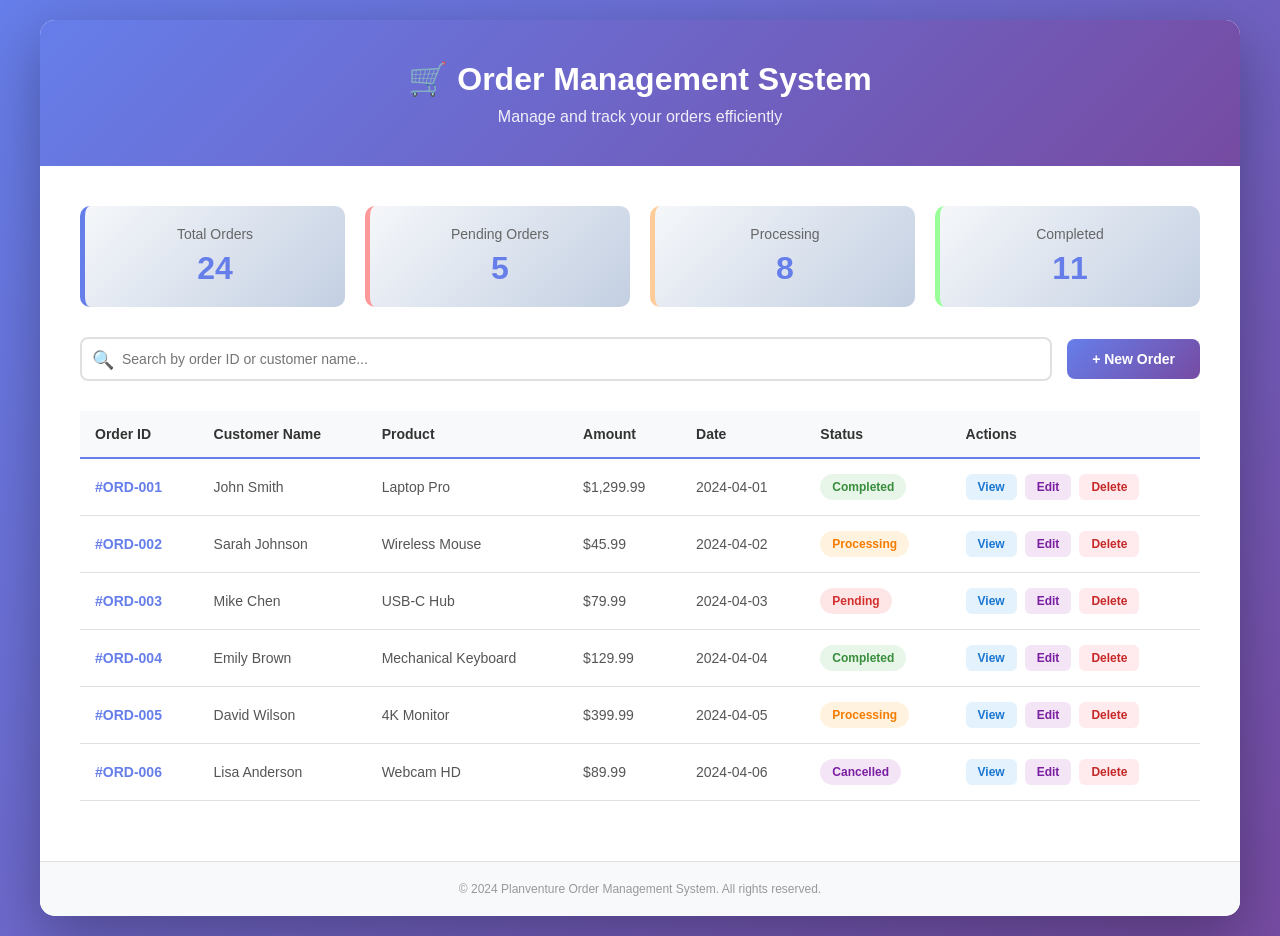
<file: index.html>
<!DOCTYPE html>
<html lang="en">
<head>
    <meta charset="UTF-8">
    <meta name="viewport" content="width=device-width, initial-scale=1.0">
    <title>Order Management System - Planventure</title>
    <style>
        * {
            margin: 0;
            padding: 0;
            box-sizing: border-box;
        }

        body {
            font-family: 'Segoe UI', Tahoma, Geneva, Verdana, sans-serif;
            background: linear-gradient(135deg, #667eea 0%, #764ba2 100%);
            min-height: 100vh;
            padding: 20px;
        }

        .container {
            max-width: 1200px;
            margin: 0 auto;
            background: white;
            border-radius: 15px;
            box-shadow: 0 20px 60px rgba(0, 0, 0, 0.3);
            overflow: hidden;
        }

        header {
            background: linear-gradient(135deg, #667eea 0%, #764ba2 100%);
            color: white;
            padding: 40px 20px;
            text-align: center;
        }

        header h1 {
            font-size: 32px;
            margin-bottom: 10px;
            font-weight: 700;
        }

        header p {
            font-size: 16px;
            opacity: 0.9;
        }

        .main-content {
            padding: 40px;
        }

        .top-bar {
            display: flex;
            justify-content: space-between;
            align-items: center;
            margin-bottom: 30px;
            flex-wrap: wrap;
            gap: 15px;
        }

        .search-box {
            flex: 1;
            min-width: 250px;
            position: relative;
        }

        .search-box input {
            width: 100%;
            padding: 12px 15px 12px 40px;
            border: 2px solid #e0e0e0;
            border-radius: 8px;
            font-size: 14px;
            transition: border-color 0.3s;
        }

        .search-box input:focus {
            outline: none;
            border-color: #667eea;
        }

        .search-box::before {
            content: "🔍";
            position: absolute;
            left: 12px;
            top: 12px;
            font-size: 18px;
        }

        .btn-add-order {
            background: linear-gradient(135deg, #667eea 0%, #764ba2 100%);
            color: white;
            border: none;
            padding: 12px 25px;
            border-radius: 8px;
            font-size: 14px;
            font-weight: 600;
            cursor: pointer;
            transition: transform 0.2s, box-shadow 0.2s;
        }

        .btn-add-order:hover {
            transform: translateY(-2px);
            box-shadow: 0 10px 20px rgba(102, 126, 234, 0.3);
        }

        .stats {
            display: grid;
            grid-template-columns: repeat(auto-fit, minmax(200px, 1fr));
            gap: 20px;
            margin-bottom: 30px;
        }

        .stat-card {
            background: linear-gradient(135deg, #f5f7fa 0%, #c3cfe2 100%);
            padding: 20px;
            border-radius: 10px;
            text-align: center;
            border-left: 5px solid #667eea;
        }

        .stat-card.pending {
            border-left-color: #ff9999;
        }

        .stat-card.completed {
            border-left-color: #99ff99;
        }

        .stat-card.processing {
            border-left-color: #ffcc99;
        }

        .stat-card h3 {
            color: #666;
            font-size: 14px;
            margin-bottom: 8px;
            font-weight: 500;
        }

        .stat-card .number {
            font-size: 32px;
            font-weight: 700;
            color: #667eea;
        }

        .table-wrapper {
            overflow-x: auto;
        }

        table {
            width: 100%;
            border-collapse: collapse;
            margin-bottom: 20px;
        }

        thead {
            background: #f8f9fa;
            border-bottom: 2px solid #667eea;
        }

        th {
            padding: 15px;
            text-align: left;
            font-weight: 600;
            color: #333;
            font-size: 14px;
        }

        td {
            padding: 15px;
            border-bottom: 1px solid #e0e0e0;
            color: #555;
            font-size: 14px;
        }

        tbody tr {
            transition: background-color 0.2s;
        }

        tbody tr:hover {
            background-color: #f8f9fa;
        }

        .order-id {
            font-weight: 600;
            color: #667eea;
        }

        .status {
            padding: 6px 12px;
            border-radius: 20px;
            font-size: 12px;
            font-weight: 600;
            display: inline-block;
        }

        .status.pending {
            background-color: #ffe6e6;
            color: #d32f2f;
        }

        .status.processing {
            background-color: #fff3e0;
            color: #f57c00;
        }

        .status.completed {
            background-color: #e8f5e9;
            color: #388e3c;
        }

        .status.cancelled {
            background-color: #f3e5f5;
            color: #7b1fa2;
        }

        .action-buttons {
            display: flex;
            gap: 8px;
        }

        .btn-small {
            padding: 6px 12px;
            border: none;
            border-radius: 6px;
            font-size: 12px;
            font-weight: 600;
            cursor: pointer;
            transition: all 0.2s;
        }

        .btn-view {
            background-color: #e3f2fd;
            color: #1976d2;
        }

        .btn-view:hover {
            background-color: #1976d2;
            color: white;
        }

        .btn-edit {
            background-color: #f3e5f5;
            color: #7b1fa2;
        }

        .btn-edit:hover {
            background-color: #7b1fa2;
            color: white;
        }

        .btn-delete {
            background-color: #ffebee;
            color: #c62828;
        }

        .btn-delete:hover {
            background-color: #c62828;
            color: white;
        }

        .modal {
            display: none;
            position: fixed;
            z-index: 1000;
            left: 0;
            top: 0;
            width: 100%;
            height: 100%;
            background-color: rgba(0, 0, 0, 0.5);
            animation: fadeIn 0.3s;
        }

        @keyframes fadeIn {
            from { opacity: 0; }
            to { opacity: 1; }
        }

        .modal-content {
            background-color: white;
            margin: 5% auto;
            padding: 30px;
            border-radius: 12px;
            width: 90%;
            max-width: 500px;
            box-shadow: 0 20px 60px rgba(0, 0, 0, 0.3);
            animation: slideDown 0.3s;
        }

        @keyframes slideDown {
            from {
                transform: translateY(-50px);
                opacity: 0;
            }
            to {
                transform: translateY(0);
                opacity: 1;
            }
        }

        .close {
            color: #aaa;
            float: right;
            font-size: 28px;
            font-weight: bold;
            cursor: pointer;
            transition: color 0.2s;
        }

        .close:hover {
            color: #000;
        }

        .form-group {
            margin-bottom: 15px;
        }

        .form-group label {
            display: block;
            margin-bottom: 5px;
            font-weight: 600;
            color: #333;
        }

        .form-group input,
        .form-group select,
        .form-group textarea {
            width: 100%;
            padding: 10px;
            border: 1px solid #ddd;
            border-radius: 6px;
            font-size: 14px;
            font-family: inherit;
        }

        .form-group textarea {
            resize: vertical;
            min-height: 80px;
        }

        .form-group input:focus,
        .form-group select:focus,
        .form-group textarea:focus {
            outline: none;
            border-color: #667eea;
            box-shadow: 0 0 0 3px rgba(102, 126, 234, 0.1);
        }

        .form-buttons {
            display: flex;
            gap: 10px;
            justify-content: flex-end;
            margin-top: 20px;
        }

        .btn-submit {
            background: linear-gradient(135deg, #667eea 0%, #764ba2 100%);
            color: white;
            border: none;
            padding: 10px 20px;
            border-radius: 6px;
            cursor: pointer;
            font-weight: 600;
            transition: transform 0.2s;
        }

        .btn-submit:hover {
            transform: translateY(-2px);
        }

        .btn-cancel {
            background-color: #e0e0e0;
            color: #333;
            border: none;
            padding: 10px 20px;
            border-radius: 6px;
            cursor: pointer;
            font-weight: 600;
        }

        .btn-cancel:hover {
            background-color: #bdbdbd;
        }

        footer {
            background-color: #f8f9fa;
            padding: 20px;
            text-align: center;
            color: #999;
            font-size: 12px;
            border-top: 1px solid #e0e0e0;
        }

        @media (max-width: 768px) {
            .main-content {
                padding: 20px;
            }

            .top-bar {
                flex-direction: column;
            }

            .search-box {
                min-width: 100%;
            }

            th, td {
                padding: 10px;
                font-size: 12px;
            }

            .action-buttons {
                flex-direction: column;
            }
        }
    </style>
</head>
<body>
    <div class="container">
        <header>
            <h1>🛒 Order Management System</h1>
            <p>Manage and track your orders efficiently</p>
        </header>

        <div class="main-content">
            <!-- Statistics Section -->
            <div class="stats">
                <div class="stat-card">
                    <h3>Total Orders</h3>
                    <div class="number">24</div>
                </div>
                <div class="stat-card pending">
                    <h3>Pending Orders</h3>
                    <div class="number">5</div>
                </div>
                <div class="stat-card processing">
                    <h3>Processing</h3>
                    <div class="number">8</div>
                </div>
                <div class="stat-card completed">
                    <h3>Completed</h3>
                    <div class="number">11</div>
                </div>
            </div>

            <!-- Top Bar with Search and Add Button -->
            <div class="top-bar">
                <div class="search-box">
                    <input type="text" placeholder="Search by order ID or customer name..." id="searchInput">
                </div>
                <button class="btn-add-order" onclick="openAddOrderModal()">+ New Order</button>
            </div>

            <!-- Orders Table -->
            <div class="table-wrapper">
                <table id="ordersTable">
                    <thead>
                        <tr>
                            <th>Order ID</th>
                            <th>Customer Name</th>
                            <th>Product</th>
                            <th>Amount</th>
                            <th>Date</th>
                            <th>Status</th>
                            <th>Actions</th>
                        </tr>
                    </thead>
                    <tbody id="tableBody">
                        <tr>
                            <td class="order-id">#ORD-001</td>
                            <td>John Smith</td>
                            <td>Laptop Pro</td>
                            <td>$1,299.99</td>
                            <td>2024-04-01</td>
                            <td><span class="status completed">Completed</span></td>
                            <td>
                                <div class="action-buttons">
                                    <button class="btn-small btn-view" onclick="viewOrder('#ORD-001')">View</button>
                                    <button class="btn-small btn-edit" onclick="editOrder('#ORD-001')">Edit</button>
                                    <button class="btn-small btn-delete" onclick="deleteOrder('#ORD-001')">Delete</button>
                                </div>
                            </td>
                        </tr>
                        <tr>
                            <td class="order-id">#ORD-002</td>
                            <td>Sarah Johnson</td>
                            <td>Wireless Mouse</td>
                            <td>$45.99</td>
                            <td>2024-04-02</td>
                            <td><span class="status processing">Processing</span></td>
                            <td>
                                <div class="action-buttons">
                                    <button class="btn-small btn-view" onclick="viewOrder('#ORD-002')">View</button>
                                    <button class="btn-small btn-edit" onclick="editOrder('#ORD-002')">Edit</button>
                                    <button class="btn-small btn-delete" onclick="deleteOrder('#ORD-002')">Delete</button>
                                </div>
                            </td>
                        </tr>
                        <tr>
                            <td class="order-id">#ORD-003</td>
                            <td>Mike Chen</td>
                            <td>USB-C Hub</td>
                            <td>$79.99</td>
                            <td>2024-04-03</td>
                            <td><span class="status pending">Pending</span></td>
                            <td>
                                <div class="action-buttons">
                                    <button class="btn-small btn-view" onclick="viewOrder('#ORD-003')">View</button>
                                    <button class="btn-small btn-edit" onclick="editOrder('#ORD-003')">Edit</button>
                                    <button class="btn-small btn-delete" onclick="deleteOrder('#ORD-003')">Delete</button>
                                </div>
                            </td>
                        </tr>
                        <tr>
                            <td class="order-id">#ORD-004</td>
                            <td>Emily Brown</td>
                            <td>Mechanical Keyboard</td>
                            <td>$129.99</td>
                            <td>2024-04-04</td>
                            <td><span class="status completed">Completed</span></td>
                            <td>
                                <div class="action-buttons">
                                    <button class="btn-small btn-view" onclick="viewOrder('#ORD-004')">View</button>
                                    <button class="btn-small btn-edit" onclick="editOrder('#ORD-004')">Edit</button>
                                    <button class="btn-small btn-delete" onclick="deleteOrder('#ORD-004')">Delete</button>
                                </div>
                            </td>
                        </tr>
                        <tr>
                            <td class="order-id">#ORD-005</td>
                            <td>David Wilson</td>
                            <td>4K Monitor</td>
                            <td>$399.99</td>
                            <td>2024-04-05</td>
                            <td><span class="status processing">Processing</span></td>
                            <td>
                                <div class="action-buttons">
                                    <button class="btn-small btn-view" onclick="viewOrder('#ORD-005')">View</button>
                                    <button class="btn-small btn-edit" onclick="editOrder('#ORD-005')">Edit</button>
                                    <button class="btn-small btn-delete" onclick="deleteOrder('#ORD-005')">Delete</button>
                                </div>
                            </td>
                        </tr>
                        <tr>
                            <td class="order-id">#ORD-006</td>
                            <td>Lisa Anderson</td>
                            <td>Webcam HD</td>
                            <td>$89.99</td>
                            <td>2024-04-06</td>
                            <td><span class="status cancelled">Cancelled</span></td>
                            <td>
                                <div class="action-buttons">
                                    <button class="btn-small btn-view" onclick="viewOrder('#ORD-006')">View</button>
                                    <button class="btn-small btn-edit" onclick="editOrder('#ORD-006')">Edit</button>
                                    <button class="btn-small btn-delete" onclick="deleteOrder('#ORD-006')">Delete</button>
                                </div>
                            </td>
                        </tr>
                    </tbody>
                </table>
            </div>
        </div>

        <footer>
            <p>&copy; 2024 Planventure Order Management System. All rights reserved.</p>
        </footer>
    </div>

    <!-- Add/Edit Order Modal -->
    <div id="orderModal" class="modal">
        <div class="modal-content">
            <span class="close" onclick="closeOrderModal()">&times;</span>
            <h2 id="modalTitle">Add New Order</h2>
            <form id="orderForm">
                <div class="form-group">
                    <label for="orderId">Order ID:</label>
                    <input type="text" id="orderId" placeholder="e.g., #ORD-007" required>
                </div>
                <div class="form-group">
                    <label for="customerName">Customer Name:</label>
                    <input type="text" id="customerName" placeholder="Enter customer name" required>
                </div>
                <div class="form-group">
                    <label for="product">Product:</label>
                    <input type="text" id="product" placeholder="Enter product name" required>
                </div>
                <div class="form-group">
                    <label for="amount">Amount:</label>
                    <input type="text" id="amount" placeholder="e.g., $199.99" required>
                </div>
                <div class="form-group">
                    <label for="orderDate">Date:</label>
                    <input type="date" id="orderDate" required>
                </div>
                <div class="form-group">
                    <label for="status">Status:</label>
                    <select id="status" required>
                        <option value="">Select Status</option>
                        <option value="pending">Pending</option>
                        <option value="processing">Processing</option>
                        <option value="completed">Completed</option>
                        <option value="cancelled">Cancelled</option>
                    </select>
                </div>
                <div class="form-group">
                    <label for="notes">Notes:</label>
                    <textarea id="notes" placeholder="Enter any additional notes..."></textarea>
                </div>
                <div class="form-buttons">
                    <button type="button" class="btn-cancel" onclick="closeOrderModal()">Cancel</button>
                    <button type="submit" class="btn-submit">Save Order</button>
                </div>
            </form>
        </div>
    </div>

    <script>
        // Modal Functions
        const modal = document.getElementById('orderModal');

        function openAddOrderModal() {
            document.getElementById('modalTitle').textContent = 'Add New Order';
            document.getElementById('orderForm').reset();
            modal.style.display = 'block';
        }

        function closeOrderModal() {
            modal.style.display = 'none';
        }

        function viewOrder(orderId) {
            alert('Viewing order: ' + orderId + '\n\nView full details would be implemented here.');
        }

        function editOrder(orderId) {
            document.getElementById('modalTitle').textContent = 'Edit Order';
            document.getElementById('orderId').value = orderId;
            modal.style.display = 'block';
        }

        function deleteOrder(orderId) {
            if (confirm('Are you sure you want to delete order ' + orderId + '?')) {
                alert('Order ' + orderId + ' has been deleted.');
                // In a real app, this would call an API endpoint
            }
        }

        // Form submission
        document.getElementById('orderForm').addEventListener('submit', function(e) {
            e.preventDefault();
            const orderId = document.getElementById('orderId').value;
            alert('Order ' + orderId + ' has been saved successfully!');
            closeOrderModal();
            // In a real app, this would call an API endpoint to save the order
        });

        // Close modal when clicking outside
        window.addEventListener('click', function(event) {
            if (event.target === modal) {
                closeOrderModal();
            }
        });

        // Search functionality
        document.getElementById('searchInput').addEventListener('keyup', function() {
            const searchValue = this.value.toLowerCase();
            const tableRows = document.querySelectorAll('#tableBody tr');

            tableRows.forEach(row => {
                const text = row.textContent.toLowerCase();
                row.style.display = text.includes(searchValue) ? '' : 'none';
            });
        });

        // Set today's date in date input
        document.addEventListener('DOMContentLoaded', function() {
            const today = new Date().toISOString().split('T')[0];
            document.getElementById('orderDate').value = today;
        });
    </script>
</body>
</html>
</file>
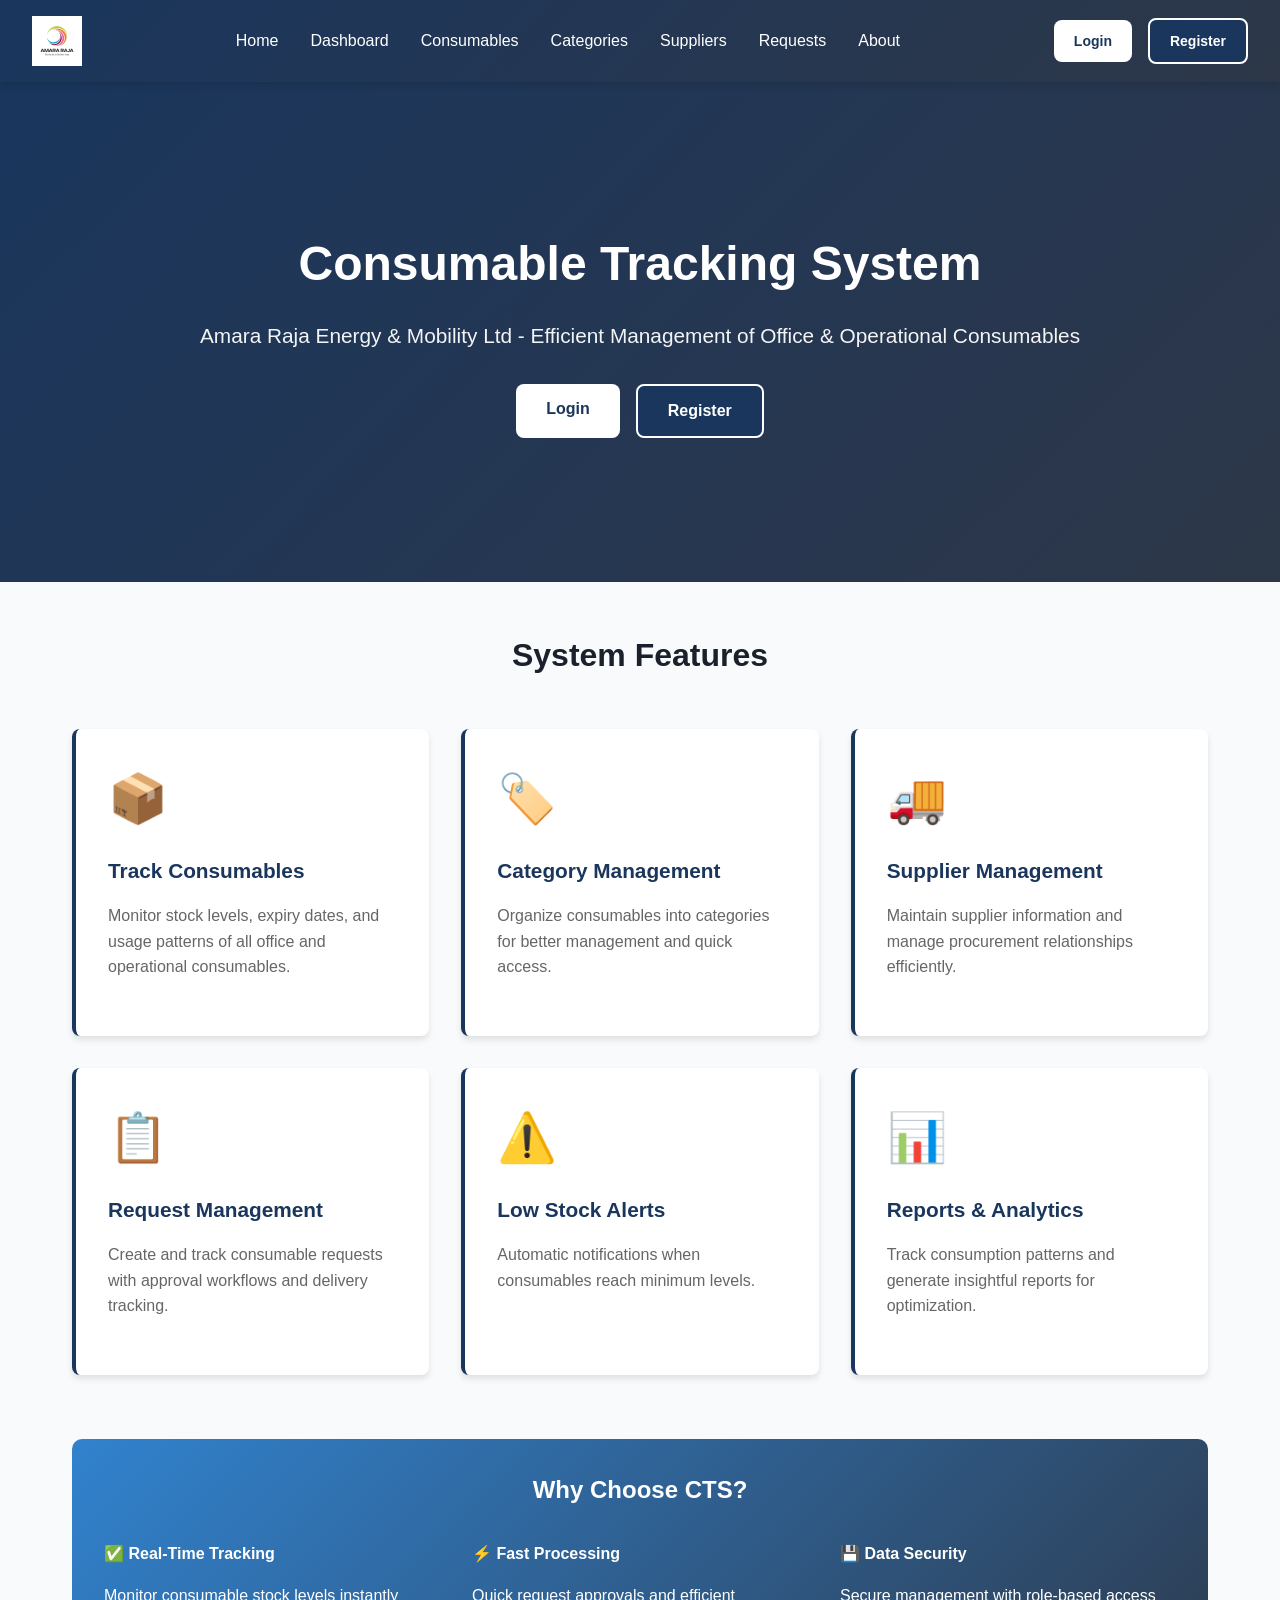
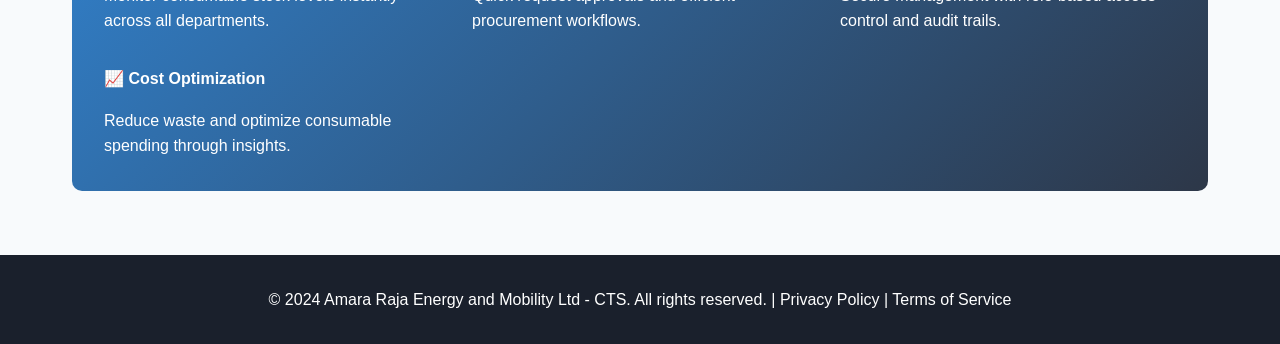
<file: BEMAL/index.html>
<!DOCTYPE html>
<html lang="en">
<head>
    <meta charset="UTF-8">
    <meta name="viewport" content="width=device-width, initial-scale=1.0">
    <title>Amara Raja Energy & Mobility Ltd - Consumable Tracking System</title>
    <link rel="stylesheet" href="styles.css">
</head>
<body>
    <!-- ============================================
         HEADER & NAVIGATION
         ============================================ -->
    <header>
        <nav>
            <a href="#" onclick="showPage('home')" class="logo">
                <img src="LOGO.jpeg" alt="Amara Raja Energy & Mobility Ltd - CTS Logo" class="logo-svg">
            </a>
            <ul class="nav-links">
                <li><a href="#" onclick="showPage('home')">Home</a></li>
                <li><a href="#" onclick="showPage('dashboard')">Dashboard</a></li>
                <li><a href="#" onclick="showPage('consumables')">Consumables</a></li>
                <li><a href="#" onclick="showPage('categories')">Categories</a></li>
                <li><a href="#" onclick="showPage('suppliers')">Suppliers</a></li>
                <li><a href="#" onclick="showPage('requests')">Requests</a></li>
                <li><a href="#" onclick="showPage('about')">About</a></li>
            </ul>
            <div class="nav-buttons">
                <a href="#" onclick="showPage('login')" class="btn btn-primary">Login</a>
                <a href="#" onclick="showPage('register')" class="btn btn-secondary">Register</a>
            </div>
        </nav>
    </header>

    <!-- ============================================
         HOME PAGE
         ============================================ -->
    <div id="home" class="page active">
        <section class="hero">
            <div class="hero-content">
                <h1>Consumable Tracking System</h1>
                <p>Amara Raja Energy & Mobility Ltd - Efficient Management of Office & Operational Consumables</p>
                <div class="hero-buttons">
                    <a href="#" onclick="showPage('login')" class="btn btn-primary" style="font-size: 16px; padding: 12px 30px;">Login</a>
                    <a href="#" onclick="showPage('register')" class="btn btn-secondary" style="font-size: 16px; padding: 12px 30px;">Register</a>
                </div>
            </div>
        </section>

        <div class="container">
            <!-- Features Section -->
            <section>
                <h2 style="text-align: center; margin: 3rem 0 2rem; color: var(--dark-color); font-size: 2rem;">System Features</h2>
                <div class="cards-grid">
                    <div class="card">
                        <div class="card-icon">📦</div>
                        <h3>Track Consumables</h3>
                        <p>Monitor stock levels, expiry dates, and usage patterns of all office and operational consumables.</p>
                    </div>
                    <div class="card">
                        <div class="card-icon">🏷️</div>
                        <h3>Category Management</h3>
                        <p>Organize consumables into categories for better management and quick access.</p>
                    </div>
                    <div class="card">
                        <div class="card-icon">🚚</div>
                        <h3>Supplier Management</h3>
                        <p>Maintain supplier information and manage procurement relationships efficiently.</p>
                    </div>
                    <div class="card">
                        <div class="card-icon">📋</div>
                        <h3>Request Management</h3>
                        <p>Create and track consumable requests with approval workflows and delivery tracking.</p>
                    </div>
                    <div class="card">
                        <div class="card-icon">⚠️</div>
                        <h3>Low Stock Alerts</h3>
                        <p>Automatic notifications when consumables reach minimum levels.</p>
                    </div>
                    <div class="card">
                        <div class="card-icon">📊</div>
                        <h3>Reports & Analytics</h3>
                        <p>Track consumption patterns and generate insightful reports for optimization.</p>
                    </div>
                </div>
            </section>

            <!-- Why Use CTS Section -->
            <section style="margin: 4rem 0; padding: 2rem; background: linear-gradient(135deg, #3182ce 0%, #2d3748 100%); border-radius: 10px; color: white;">
                <h2 style="text-align: center; color: white; margin-bottom: 2rem;">Why Choose CTS?</h2>
                <div style="display: grid; grid-template-columns: repeat(auto-fit, minmax(250px, 1fr)); gap: 2rem;">
                    <div>
                        <h4 style="color: white; margin-bottom: 1rem;">✅ Real-Time Tracking</h4>
                        <p>Monitor consumable stock levels instantly across all departments.</p>
                    </div>
                    <div>
                        <h4 style="color: white; margin-bottom: 1rem;">⚡ Fast Processing</h4>
                        <p>Quick request approvals and efficient procurement workflows.</p>
                    </div>
                    <div>
                        <h4 style="color: white; margin-bottom: 1rem;">💾 Data Security</h4>
                        <p>Secure management with role-based access control and audit trails.</p>
                    </div>
                    <div>
                        <h4 style="color: white; margin-bottom: 1rem;">📈 Cost Optimization</h4>
                        <p>Reduce waste and optimize consumable spending through insights.</p>
                    </div>
                </div>
            </section>
        </div>
    </div>

    <!-- ============================================
         LOGIN PAGE
         ============================================ -->
    <div id="login" class="page" style="padding: 3rem 0; background: #f8fafc; min-height: 100vh;">
        <div class="form-container">
            <h2 style="text-align: center; color: var(--primary-color); margin-bottom: 2rem;">Login to CTS - Consumable Tracking System</h2>
            <form id="loginForm">
                <div class="form-group">
                    <label for="loginEmail">Email Address:</label>
                    <input type="email" id="loginEmail" required placeholder="Enter your email">
                </div>
                <div class="form-group">
                    <label for="loginPassword">Password:</label>
                    <input type="password" id="loginPassword" required placeholder="Enter your password">
                </div>
                <button type="submit" class="btn btn-success" style="width: 100%; padding: 12px; font-size: 16px; margin-top: 1rem;">Login</button>
                <p style="text-align: center; margin-top: 1rem; color: #666;">
                    Don't have an account? <a href="#" onclick="showPage('register')" style="color: var(--primary-color); text-decoration: none; font-weight: 600;">Register here</a>
                </p>
            </form>
            <div style="margin-top: 2rem; padding: 1rem; background: #ebf8ff; border-radius: 8px; border-left: 4px solid var(--secondary-color);">
                <p style="margin: 0; font-size: 12px; color: #666;"><strong>🔐 Demo Credentials (CTS System):</strong></p>
                <p style="margin: 0; font-size: 12px; color: #666;">✅ Admin: admin@cts.com / admin123</p>
                <p style="margin: 0; font-size: 12px; color: #666;">✅ Manager: manager@cts.com / manager123</p>
                <p style="margin: 0; font-size: 12px; color: #666;">✅ Staff: staff@cts.com / staff123</p>
                <p style="margin: 0; font-size: 12px; color: #666;">✅ Approver: approver@cts.com / approver123</p>
            </div>
        </div>
    </div>

    <!-- ============================================
         REGISTER PAGE
         ============================================ -->
    <div id="register" class="page" style="padding: 3rem 0; background: #f8fafc; min-height: 100vh;">
        <div class="form-container">
            <h2 style="text-align: center; color: var(--primary-color); margin-bottom: 2rem;">Create Your Account</h2>
            <form id="registerForm">
                <div class="form-group">
                    <label for="registerName">Full Name:</label>
                    <input type="text" id="registerName" required placeholder="Enter your full name">
                </div>
                <div class="form-group">
                    <label for="registerEmail">Email Address:</label>
                    <input type="email" id="registerEmail" required placeholder="Enter your email">
                </div>
                <div class="form-row">
                    <div class="form-group">
                        <label for="registerDepartment">Department:</label>
                        <select id="registerDepartment" required>
                            <option value="">Select Department</option>
                            <option value="R&D">Research & Development</option>
                            <option value="Testing">Testing</option>
                            <option value="Quality">Quality Control</option>
                            <option value="Operations">Operations</option>
                        </select>
                    </div>
                    <div class="form-group">
                        <label for="registerRole">Role:</label>
                        <select id="registerRole" required>
                            <option value="">Select Role</option>
                            <option value="scientist">Research Scientist</option>
                            <option value="technician">Lab Technician</option>
                            <option value="manager">Lab Manager</option>
                            <option value="admin">Administrator</option>
                        </select>
                    </div>
                </div>
                <div class="form-group">
                    <label for="registerPassword">Password:</label>
                    <input type="password" id="registerPassword" required placeholder="Enter a password (min 6 characters)">
                </div>
                <div class="form-group">
                    <label for="confirmPassword">Confirm Password:</label>
                    <input type="password" id="confirmPassword" required placeholder="Confirm your password">
                </div>
                <button type="submit" class="btn btn-success" style="width: 100%; padding: 12px; font-size: 16px; margin-top: 1rem;">Register</button>
                <p style="text-align: center; margin-top: 1rem; color: #666;">
                    Already have an account? <a href="#" onclick="showPage('login')" style="color: var(--primary-color); text-decoration: none; font-weight: 600;">Login here</a>
                </p>
            </form>
        </div>
    </div>

    <!-- ============================================
         DASHBOARD PAGE
         ============================================ -->
    <div id="dashboard" class="page">
        <div class="container" style="padding-top: 2rem;">
            <div class="dashboard-header">
                <h1>Dashboard</h1>
                <p>Welcome to Consumable Tracking System (CTS)</p>
            </div>

            <div class="stats-grid">
                <div class="stat-card">
                    <h3>Total Consumables</h3>
                    <div class="number" id="totalConsumablesCount">0</div>
                </div>
                <div class="stat-card secondary">
                    <h3>Low Stock Items</h3>
                    <div class="number" id="lowStockCount">0</div>
                </div>
                <div class="stat-card success">
                    <h3>Active Requests</h3>
                    <div class="number" id="activeRequestsCount">0</div>
                </div>
                <div class="stat-card warning">
                    <h3>Suppliers</h3>
                    <div class="number" id="suppliersCount">0</div>
                </div>
            </div>

            <div class="cards-grid" style="margin-top: 2rem;">
                <div class="card">
                    <h3>📦 Consumables</h3>
                    <p>Manage all consumable items, track stock levels, and monitor usage.</p>
                    <a href="#" onclick="showPage('consumables')" class="btn btn-primary" style="display: inline-block;">View Consumables</a>
                </div>
                <div class="card">
                    <h3>🏷️ Categories</h3>
                    <p>Organize consumables into logical categories for better management.</p>
                    <a href="#" onclick="showPage('categories')" class="btn btn-primary" style="display: inline-block;">View Categories</a>
                </div>
                <div class="card">
                    <h3>🚚 Suppliers</h3>
                    <p>Manage supplier information and procurement relationships.</p>
                    <a href="#" onclick="showPage('suppliers')" class="btn btn-primary" style="display: inline-block;">View Suppliers</a>
                </div>
                <div class="card">
                    <h3>📋 Requests</h3>
                    <p>Create and track consumable requests with approval status.</p>
                    <a href="#" onclick="showPage('requests')" class="btn btn-primary" style="display: inline-block;">View Requests</a>
                </div>
            </div>
        </div>
    </div>

    <!-- ============================================
         CONSUMABLES PAGE
         ============================================ -->
    <div id="consumables" class="page">
        <div class="container" style="padding-top: 2rem;">
            <div style="display: flex; justify-content: space-between; align-items: center; margin-bottom: 2rem;">
                <h1 style="color: var(--primary-color); margin: 0;">Consumables</h1>
                <button class="btn btn-primary" onclick="openModal('consumableModal')">+ Add Consumable</button>
            </div>

            <div class="table-wrapper">
                <table>
                    <thead>
                        <tr>
                            <th>ID</th>
                            <th>Name</th>
                            <th>Category</th>
                            <th>Stock</th>
                            <th>Min Stock</th>
                            <th>Unit Price</th>
                            <th>Status</th>
                            <th>Actions</th>
                        </tr>
                    </thead>
                    <tbody id="consumablesTableBody">
                        <tr><td colspan="8" class="text-center">Loading...</td></tr>
                    </tbody>
                </table>
            </div>
        </div>

        <!-- Add Consumable Modal -->
        <div id="consumableModal" class="modal">
            <div class="modal-content">
                <div class="modal-header">
                    <h2>Add New Consumable</h2>
                    <button class="close-modal" onclick="closeModal('consumableModal')">&times;</button>
                </div>
                <form id="consumableForm" onsubmit="addConsumable(event)">
                    <div class="form-row">
                        <div class="form-group">
                            <label for="consumableName">Consumable Name:</label>
                            <input type="text" id="consumableName" required placeholder="e.g., Printer Paper A4">
                        </div>
                        <div class="form-group">
                            <label for="consumableCategory">Category:</label>
                            <select id="consumableCategory" required>
                                <option value="">Select Category</option>
                                <option value="Office Supplies">Office Supplies</option>
                                <option value="Stationery">Stationery</option>
                                <option value="Cleaning">Cleaning</option>
                                <option value="Safety">Safety</option>
                                <option value="IT">IT</option>
                            </select>
                        </div>
                    </div>
                    <div class="form-row">
                        <div class="form-group">
                            <label for="consumableStock">Stock Level:</label>
                            <input type="number" id="consumableStock" required step="1" placeholder="Current stock">
                        </div>
                        <div class="form-group">
                            <label for="consumableMinStock">Min Stock:</label>
                            <input type="number" id="consumableMinStock" required step="1" placeholder="Reorder level">
                        </div>
                    </div>
                    <div class="form-row">
                        <div class="form-group">
                            <label for="consumableUnit">Unit:</label>
                            <select id="consumableUnit" required>
                                <option value="">Select Unit</option>
                                <option value="boxes">Boxes</option>
                                <option value="reams">Reams</option>
                                <option value="bottles">Bottles</option>
                                <option value="pieces">Pieces</option>
                            </select>
                        </div>
                        <div class="form-group">
                            <label for="consumablePrice">Unit Price:</label>
                            <input type="number" id="consumablePrice" required step="0.01" placeholder="Price per unit">
                        </div>
                    </div>
                    <div style="display: flex; gap: 1rem; justify-content: flex-end; margin-top: 1.5rem;">
                        <button type="button" class="btn" style="background: #e0e0e0; color: #333;" onclick="closeModal('consumableModal')">Cancel</button>
                        <button type="submit" class="btn btn-success">Add Consumable</button>
                    </div>
                </form>
            </div>
        </div>
    </div>

    <!-- ============================================
         CATEGORIES PAGE
         ============================================ -->
    <div id="categories" class="page">
        <div class="container" style="padding-top: 2rem;">
            <div style="display: flex; justify-content: space-between; align-items: center; margin-bottom: 2rem;">
                <h1 style="color: var(--primary-color); margin: 0;">Categories</h1>
                <button class="btn btn-primary" onclick="openModal('categoryModal')">+ Add Category</button>
            </div>

            <div class="table-wrapper">
                <table>
                    <thead>
                        <tr>
                            <th>Category ID</th>
                            <th>Name</th>
                            <th>Items Count</th>
                            <th>Status</th>
                            <th>Actions</th>
                        </tr>
                    </thead>
                    <tbody id="categoriesTableBody">
                        <tr><td colspan="5" class="text-center">Loading...</td></tr>
                    </tbody>
                </table>
            </div>
        </div>

        <!-- Add Category Modal -->
        <div id="categoryModal" class="modal">
            <div class="modal-content">
                <div class="modal-header">
                    <h2>Add Category</h2>
                    <button class="close-modal" onclick="closeModal('categoryModal')">&times;</button>
                </div>
                <form id="categoryForm" onsubmit="addCategory(event)">
                    <div class="form-group">
                        <label for="categoryName">Category Name:</label>
                        <input type="text" id="categoryName" required placeholder="e.g., Office Supplies">
                    </div>
                    <div style="display: flex; gap: 1rem; justify-content: flex-end; margin-top: 1.5rem;">
                        <button type="button" class="btn" style="background: #e0e0e0; color: #333;" onclick="closeModal('categoryModal')">Cancel</button>
                        <button type="submit" class="btn btn-success">Add Category</button>
                    </div>
                </form>
            </div>
        </div>
    </div>

    <!-- ============================================
         SUPPLIERS PAGE
         ============================================ -->
    <div id="suppliers" class="page">
        <div class="container" style="padding-top: 2rem;">
            <div style="display: flex; justify-content: space-between; align-items: center; margin-bottom: 2rem;">
                <h1 style="color: var(--primary-color); margin: 0;">Suppliers</h1>
                <button class="btn btn-primary" onclick="openModal('supplierModal')">+ Add Supplier</button>
            </div>

            <div class="table-wrapper">
                <table>
                    <thead>
                        <tr>
                            <th>Supplier ID</th>
                            <th>Name</th>
                            <th>Contact</th>
                            <th>Email</th>
                            <th>Phone</th>
                            <th>Status</th>
                            <th>Actions</th>
                        </tr>
                    </thead>
                    <tbody id="suppliersTableBody">
                        <tr><td colspan="7" class="text-center">Loading...</td></tr>
                    </tbody>
                </table>
            </div>
        </div>

        <!-- Add Supplier Modal -->
        <div id="supplierModal" class="modal">
            <div class="modal-content">
                <div class="modal-header">
                    <h2>Add Supplier</h2>
                    <button class="close-modal" onclick="closeModal('supplierModal')">&times;</button>
                </div>
                <form id="supplierForm" onsubmit="addSupplier(event)">
                    <div class="form-row">
                        <div class="form-group">
                            <label for="supplierName">Supplier Name:</label>
                            <input type="text" id="supplierName" required placeholder="Company name">
                        </div>
                        <div class="form-group">
                            <label for="supplierContact">Contact Person:</label>
                            <input type="text" id="supplierContact" required placeholder="Name">
                        </div>
                    </div>
                    <div class="form-row">
                        <div class="form-group">
                            <label for="supplierEmail">Email:</label>
                            <input type="email" id="supplierEmail" required placeholder="email@example.com">
                        </div>
                        <div class="form-group">
                            <label for="supplierPhone">Phone:</label>
                            <input type="tel" id="supplierPhone" required placeholder="+91-XXXXXXXXXX">
                        </div>
                    </div>
                    <div style="display: flex; gap: 1rem; justify-content: flex-end; margin-top: 1.5rem;">
                        <button type="button" class="btn" style="background: #e0e0e0; color: #333;" onclick="closeModal('supplierModal')">Cancel</button>
                        <button type="submit" class="btn btn-success">Add Supplier</button>
                    </div>
                </form>
            </div>
        </div>
    </div>

    <!-- ============================================
         REQUESTS PAGE
         ============================================ -->
    <div id="requests" class="page">
        <div class="container" style="padding-top: 2rem;">
            <div style="display: flex; justify-content: space-between; align-items: center; margin-bottom: 2rem;">
                <h1 style="color: var(--primary-color); margin: 0;">Consumable Requests</h1>
                <button class="btn btn-primary" onclick="openModal('requestModal')">+ Create Request</button>
            </div>

            <div class="table-wrapper">
                <table>
                    <thead>
                        <tr>
                            <th>Request ID</th>
                            <th>Consumable</th>
                            <th>Quantity</th>
                            <th>Requested By</th>
                            <th>Request Date</th>
                            <th>Status</th>
                            <th>Actions</th>
                        </tr>
                    </thead>
                    <tbody id="requestsTableBody">
                        <tr><td colspan="7" class="text-center">Loading...</td></tr>
                    </tbody>
                </table>
            </div>
        </div>

        <!-- Create Request Modal -->
        <div id="requestModal" class="modal">
            <div class="modal-content">
                <div class="modal-header">
                    <h2>Create Request</h2>
                    <button class="close-modal" onclick="closeModal('requestModal')">&times;</button>
                </div>
                <form id="requestForm" onsubmit="addRequest(event)">
                    <div class="form-row">
                        <div class="form-group">
                            <label for="requestConsumable">Consumable:</label>
                            <input type="text" id="requestConsumable" required placeholder="Select consumable">
                        </div>
                        <div class="form-group">
                            <label for="requestQuantity">Quantity:</label>
                            <input type="number" id="requestQuantity" required step="1" placeholder="Quantity needed">
                        </div>
                    </div>
                    <div class="form-group">
                        <label for="requestNotes">Notes:</label>
                        <textarea id="requestNotes" placeholder="Additional notes"></textarea>
                    </div>
                    <div style="display: flex; gap: 1rem; justify-content: flex-end; margin-top: 1.5rem;">
                        <button type="button" class="btn" style="background: #e0e0e0; color: #333;" onclick="closeModal('requestModal')">Cancel</button>
                        <button type="submit" class="btn btn-success">Create Request</button>
                    </div>
                </form>
            </div>
        </div>
    </div>

    <!-- ============================================
         ABOUT PAGE
         ============================================ -->
    <div id="about" class="page">
        <div class="container" style="padding: 3rem 0;">
            <h1 style="color: var(--primary-color); text-align: center; font-size: 2rem; margin-bottom: 2rem;">About CTS</h1>

            <div style="background: white; padding: 2rem; border-radius: 10px; box-shadow: 0 4px 6px rgba(0, 0, 0, 0.1); margin-bottom: 2rem;">
                <h2 style="color: var(--primary-color); margin-bottom: 1rem;">Consumable Tracking System</h2>
                <p>CTS is an efficient consumable management platform designed for Amara Raja Energy & Mobility Ltd to track office and operational consumables across all departments. It streamlines procurement, monitors stock levels, and reduces wastage through intelligent tracking and analytics.</p>
            </div>

            <div style="background: white; padding: 2rem; border-radius: 10px; box-shadow: 0 4px 6px rgba(0, 0, 0, 0.1); margin-bottom: 2rem;">
                <h2 style="color: var(--primary-color); margin-bottom: 1rem;">Key Benefits</h2>
                <ul style="list-style-position: inside; line-height: 2;">
                    <li>✅ Real-time inventory tracking across all departments</li>
                    <li>✅ Automated low stock alerts and reorder notifications</li>
                    <li>✅ Centralized supplier management and procurement</li>
                    <li>✅ Request and approval workflow automation</li>
                    <li>✅ Cost optimization through consumption analytics</li>
                    <li>✅ Secure access with role-based permissions</li>
                </ul>
            </div>

            <div style="background: white; padding: 2rem; border-radius: 10px; box-shadow: 0 4px 6px rgba(0, 0, 0, 0.1);">
                <h2 style="color: var(--primary-color); margin-bottom: 1rem;">Contact Information</h2>
                <p><strong>Company:</strong> Amara Raja Energy and Mobility Ltd</p>
                <p><strong>System:</strong> Consumable Tracking System (CTS)</p>
                <p><strong>Address:</strong> Research & Development Center, Tirupati, Andhra Pradesh, India</p>
                <p><strong>Email:</strong> cts@amararaja.com</p>
                <p><strong>Phone:</strong> +91-877-2261000</p>
                <p><strong>Website:</strong> www.amararaja.com</p>
            </div>
        </div>
    </div>

    <!-- ============================================
         FOOTER
         ============================================ -->
    <footer>
        <p>&copy; 2024 Amara Raja Energy and Mobility Ltd - CTS. All rights reserved. | <a href="#" style="color: white; text-decoration: none;">Privacy Policy</a> | <a href="#" style="color: white; text-decoration: none;">Terms of Service</a></p>
    </footer>

    <script src="script.js"></script>
</body>
</html>
</file>
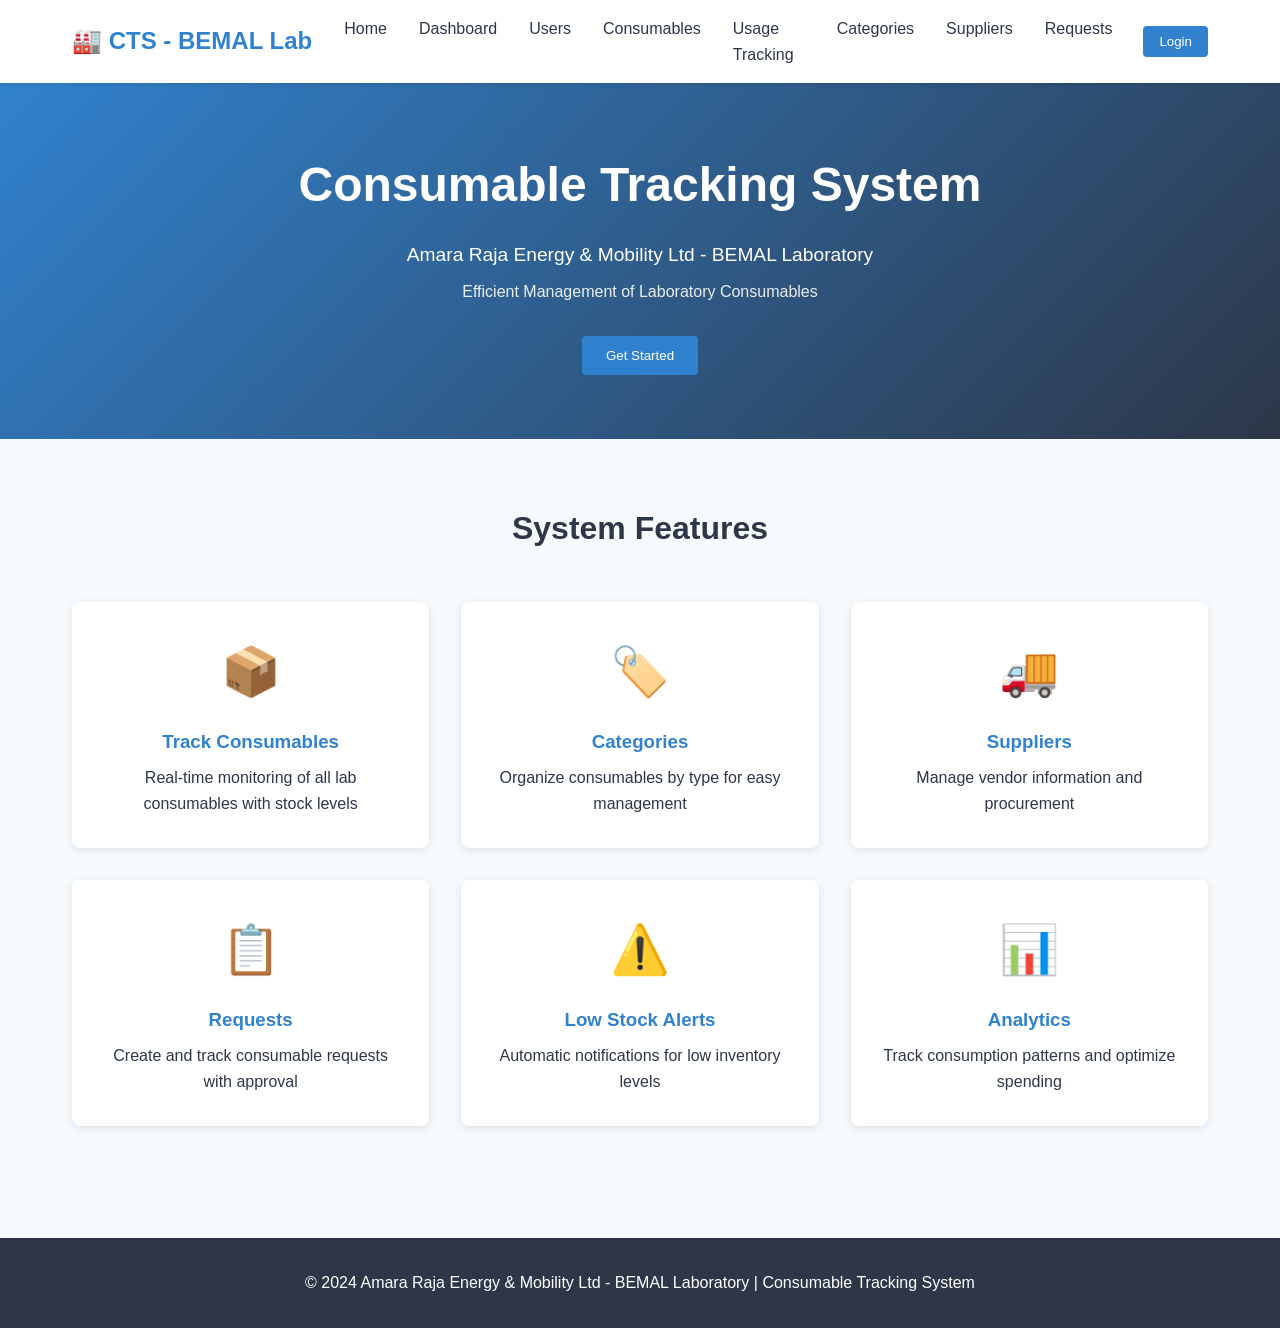
<file: BEMAL2/index.html>
<!DOCTYPE html>
<html lang="en">
<head>
    <meta charset="UTF-8">
    <meta name="viewport" content="width=device-width, initial-scale=1.0">
    <title>Consumable Tracking System - BEMAL Laboratory</title>
    <link rel="stylesheet" href="styles.css">
</head>
<body>
    <!-- HEADER & NAVIGATION -->
    <header>
        <nav class="navbar">
            <div class="nav-container">
                <div class="logo">
                    <h2>🏭 CTS - BEMAL Lab</h2>
                </div>
                <ul class="nav-menu">
                    <li><a href="#" onclick="showPage('home')">Home</a></li>
                    <li><a href="#" onclick="showPage('dashboard')">Dashboard</a></li>
                    <li><a href="#" onclick="showPage('users')">Users</a></li>
                    <li><a href="#" onclick="showPage('consumables')">Consumables</a></li>
                    <li><a href="#" onclick="showPage('usage')">Usage Tracking</a></li>
                    <li><a href="#" onclick="showPage('categories')">Categories</a></li>
                    <li><a href="#" onclick="showPage('suppliers')">Suppliers</a></li>
                    <li><a href="#" onclick="showPage('requests')">Requests</a></li>
                </ul>
                <div class="nav-buttons">
                    <span id="userDisplay" style="color: #666; margin-right: 15px;"></span>
                    <button class="btn-logout" id="logoutBtn" style="display:none;" onclick="logout()">Logout</button>
                    <button class="btn-login" id="loginBtn" onclick="showPage('login')">Login</button>
                </div>
            </div>
        </nav>
    </header>

    <!-- HOME PAGE -->
    <div id="home" class="page active">
        <div class="hero-section">
            <h1>Consumable Tracking System</h1>
            <p>Amara Raja Energy & Mobility Ltd - BEMAL Laboratory</p>
            <p class="subtitle">Efficient Management of Laboratory Consumables</p>
            <button class="btn-primary" onclick="showPage('login')">Get Started</button>
        </div>

        <div class="features-section">
            <h2>System Features</h2>
            <div class="features-grid">
                <div class="feature-card">
                    <div class="feature-icon">📦</div>
                    <h3>Track Consumables</h3>
                    <p>Real-time monitoring of all lab consumables with stock levels</p>
                </div>
                <div class="feature-card">
                    <div class="feature-icon">🏷️</div>
                    <h3>Categories</h3>
                    <p>Organize consumables by type for easy management</p>
                </div>
                <div class="feature-card">
                    <div class="feature-icon">🚚</div>
                    <h3>Suppliers</h3>
                    <p>Manage vendor information and procurement</p>
                </div>
                <div class="feature-card">
                    <div class="feature-icon">📋</div>
                    <h3>Requests</h3>
                    <p>Create and track consumable requests with approval</p>
                </div>
                <div class="feature-card">
                    <div class="feature-icon">⚠️</div>
                    <h3>Low Stock Alerts</h3>
                    <p>Automatic notifications for low inventory levels</p>
                </div>
                <div class="feature-card">
                    <div class="feature-icon">📊</div>
                    <h3>Analytics</h3>
                    <p>Track consumption patterns and optimize spending</p>
                </div>
            </div>
        </div>
    </div>

    <!-- LOGIN PAGE -->
    <div id="login" class="page">
        <div class="auth-container">
            <div class="auth-form">
                <h2>Login to CTS</h2>
                <form onsubmit="handleLogin(event)">
                    <div class="form-group">
                        <label>Email:</label>
                        <input type="email" id="loginEmail" required placeholder="Enter email">
                    </div>
                    <div class="form-group">
                        <label>Password:</label>
                        <input type="password" id="loginPassword" required placeholder="Enter password">
                    </div>
                    <button type="submit" class="btn-primary" style="width: 100%;">Login</button>
                </form>

                <div class="demo-box">
                    <h4>📌 Demo Credentials:</h4>
                    <p><strong>Admin:</strong> admin@cts.com / admin123</p>
                    <p><strong>Manager:</strong> manager@cts.com / manager123</p>
                    <p><strong>Staff:</strong> staff@cts.com / staff123</p>
                </div>
            </div>
        </div>
    </div>

    <!-- DASHBOARD PAGE -->
    <div id="dashboard" class="page">
        <div class="container">
            <h1>Dashboard</h1>
            <div class="stats-grid">
                <div class="stat-card">
                    <h3>Total Consumables</h3>
                    <div class="stat-number" id="totalConsumables">0</div>
                </div>
                <div class="stat-card">
                    <h3>Low Stock</h3>
                    <div class="stat-number" id="lowStockCount">0</div>
                </div>
                <div class="stat-card">
                    <h3>Total Requests</h3>
                    <div class="stat-number" id="totalRequests">0</div>
                </div>
                <div class="stat-card">
                    <h3>Suppliers</h3>
                    <div class="stat-number" id="totalSuppliers">0</div>
                </div>
            </div>

            <div class="dashboard-cards">
                <div class="card">
                    <h3>📦 Consumables</h3>
                    <p>Manage and track all laboratory consumables</p>
                    <button class="btn-secondary" onclick="showPage('consumables')">View Consumables</button>
                </div>
                <div class="card">
                    <h3>🏷️ Categories</h3>
                    <p>Organize consumables into categories</p>
                    <button class="btn-secondary" onclick="showPage('categories')">View Categories</button>
                </div>
                <div class="card">
                    <h3>🚚 Suppliers</h3>
                    <p>Manage supplier information</p>
                    <button class="btn-secondary" onclick="showPage('suppliers')">View Suppliers</button>
                </div>
                <div class="card">
                    <h3>📋 Requests</h3>
                    <p>Create and track requests</p>
                    <button class="btn-secondary" onclick="showPage('requests')">View Requests</button>
                </div>
            </div>
        </div>
    </div>

    <!-- CONSUMABLES PAGE -->
    <div id="consumables" class="page">
        <div class="container">
            <div class="page-header">
                <h1>Consumables</h1>
                <button class="btn-primary" onclick="openModal('consumableModal')">+ Add Consumable</button>
            </div>

            <table class="data-table">
                <thead>
                    <tr>
                        <th>ID</th>
                        <th>Name</th>
                        <th>Category</th>
                        <th>Stock</th>
                        <th>Min Level</th>
                        <th>Price</th>
                        <th>Status</th>
                        <th>Actions</th>
                    </tr>
                </thead>
                <tbody id="consumablesTable">
                    <tr><td colspan="8" class="no-data">No consumables found</td></tr>
                </tbody>
            </table>
        </div>

        <!-- Add Consumable Modal -->
        <div id="consumableModal" class="modal">
            <div class="modal-content">
                <div class="modal-header">
                    <h2>Add Consumable</h2>
                    <button class="close-btn" onclick="closeModal('consumableModal')">&times;</button>
                </div>
                <form onsubmit="addConsumable(event)">
                    <div class="form-group">
                        <label>Name:</label>
                        <input type="text" id="consName" required>
                    </div>
                    <div class="form-group">
                        <label>Category:</label>
                        <select id="consCategory" required>
                            <option value="">Select Category</option>
                            <option value="Office Supplies">Office Supplies</option>
                            <option value="Safety Equipment">Safety Equipment</option>
                            <option value="Lab Equipment">Lab Equipment</option>
                            <option value="Cleaning">Cleaning</option>
                            <option value="Other">Other</option>
                        </select>
                    </div>
                    <div class="form-group">
                        <label>Stock Level:</label>
                        <input type="number" id="consStock" required min="0">
                    </div>
                    <div class="form-group">
                        <label>Minimum Level:</label>
                        <input type="number" id="consMinLevel" required min="0">
                    </div>
                    <div class="form-group">
                        <label>Unit Price:</label>
                        <input type="number" id="consPrice" required step="0.01" min="0">
                    </div>
                    <div class="form-group">
                        <label>Unit:</label>
                        <select id="consUnit" required>
                            <option value="boxes">Boxes</option>
                            <option value="bottles">Bottles</option>
                            <option value="pieces">Pieces</option>
                            <option value="kg">KG</option>
                            <option value="liters">Liters</option>
                        </select>
                    </div>
                    <button type="submit" class="btn-primary" style="width: 100%;">Add Consumable</button>
                </form>
            </div>
        </div>
    </div>

    <!-- CATEGORIES PAGE -->
    <div id="categories" class="page">
        <div class="container">
            <div class="page-header">
                <h1>Categories</h1>
                <button class="btn-primary" onclick="openModal('categoryModal')">+ Add Category</button>
            </div>

            <table class="data-table">
                <thead>
                    <tr>
                        <th>ID</th>
                        <th>Name</th>
                        <th>Items Count</th>
                        <th>Actions</th>
                    </tr>
                </thead>
                <tbody id="categoriesTable">
                    <tr><td colspan="4" class="no-data">No categories found</td></tr>
                </tbody>
            </table>
        </div>

        <!-- Add Category Modal -->
        <div id="categoryModal" class="modal">
            <div class="modal-content">
                <div class="modal-header">
                    <h2>Add Category</h2>
                    <button class="close-btn" onclick="closeModal('categoryModal')">&times;</button>
                </div>
                <form onsubmit="addCategory(event)">
                    <div class="form-group">
                        <label>Category Name:</label>
                        <input type="text" id="catName" required>
                    </div>
                    <button type="submit" class="btn-primary" style="width: 100%;">Add Category</button>
                </form>
            </div>
        </div>
    </div>

    <!-- SUPPLIERS PAGE -->
    <div id="suppliers" class="page">
        <div class="container">
            <div class="page-header">
                <h1>Suppliers</h1>
                <button class="btn-primary" onclick="openModal('supplierModal')">+ Add Supplier</button>
            </div>

            <table class="data-table">
                <thead>
                    <tr>
                        <th>ID</th>
                        <th>Name</th>
                        <th>Contact</th>
                        <th>Email</th>
                        <th>Phone</th>
                        <th>Actions</th>
                    </tr>
                </thead>
                <tbody id="suppliersTable">
                    <tr><td colspan="6" class="no-data">No suppliers found</td></tr>
                </tbody>
            </table>
        </div>

        <!-- Add Supplier Modal -->
        <div id="supplierModal" class="modal">
            <div class="modal-content">
                <div class="modal-header">
                    <h2>Add Supplier</h2>
                    <button class="close-btn" onclick="closeModal('supplierModal')">&times;</button>
                </div>
                <form onsubmit="addSupplier(event)">
                    <div class="form-group">
                        <label>Supplier Name:</label>
                        <input type="text" id="supName" required>
                    </div>
                    <div class="form-group">
                        <label>Contact Person:</label>
                        <input type="text" id="supContact" required>
                    </div>
                    <div class="form-group">
                        <label>Email:</label>
                        <input type="email" id="supEmail" required>
                    </div>
                    <div class="form-group">
                        <label>Phone:</label>
                        <input type="tel" id="supPhone" required>
                    </div>
                    <button type="submit" class="btn-primary" style="width: 100%;">Add Supplier</button>
                </form>
            </div>
        </div>
    </div>

    <!-- REQUESTS PAGE -->
    <div id="requests" class="page">
        <div class="container">
            <div class="page-header">
                <h1>Consumable Requests</h1>
                <button class="btn-primary" onclick="openModal('requestModal')">+ Create Request</button>
            </div>

            <table class="data-table">
                <thead>
                    <tr>
                        <th>ID</th>
                        <th>Consumable</th>
                        <th>Quantity</th>
                        <th>Requested By</th>
                        <th>Date</th>
                        <th>Status</th>
                        <th>Actions</th>
                    </tr>
                </thead>
                <tbody id="requestsTable">
                    <tr><td colspan="7" class="no-data">No requests found</td></tr>
                </tbody>
            </table>
        </div>

        <!-- Create Request Modal -->
        <div id="requestModal" class="modal">
            <div class="modal-content">
                <div class="modal-header">
                    <h2>Create Request</h2>
                    <button class="close-btn" onclick="closeModal('requestModal')">&times;</button>
                </div>
                <form onsubmit="addRequest(event)">
                    <div class="form-group">
                        <label>Consumable:</label>
                        <select id="reqConsumable" required>
                            <option value="">Select Consumable</option>
                        </select>
                    </div>
                    <div class="form-group">
                        <label>Quantity:</label>
                        <input type="number" id="reqQuantity" required min="1">
                    </div>
                    <div class="form-group">
                        <label>Notes:</label>
                        <textarea id="reqNotes" rows="3"></textarea>
                    </div>
                    <button type="submit" class="btn-primary" style="width: 100%;">Create Request</button>
                </form>
            </div>
        </div>
    </div>

    <!-- USAGE TRACKING PAGE -->
    <div id="usage" class="page">
        <div class="container">
            <div class="page-header">
                <h1>🔍 Usage Tracking & Traceability</h1>
                <button class="btn-primary" onclick="openModal('usageModal')">+ Record Usage</button>
            </div>

            <!-- SUMMARY STATS -->
            <div class="stats-grid">
                <div class="stat-card">
                    <h3>Total Usage Records</h3>
                    <div class="stat-number" id="totalUsageRecords">0</div>
                </div>
                <div class="stat-card">
                    <h3>This Month</h3>
                    <div class="stat-number" id="thisMonthUsage">0</div>
                </div>
                <div class="stat-card">
                    <h3>Active Users</h3>
                    <div class="stat-number" id="activeUsers">0</div>
                </div>
            </div>

            <!-- USAGE HISTORY TABLE -->
            <h3 style="margin-top: 2rem; margin-bottom: 1rem;">📋 Consumption History</h3>
            <table class="data-table">
                <thead>
                    <tr>
                        <th>Date</th>
                        <th>Consumable</th>
                        <th>Quantity Used</th>
                        <th>Used By</th>
                        <th>Purpose</th>
                        <th>Department</th>
                        <th>Remaining Stock</th>
                        <th>Actions</th>
                    </tr>
                </thead>
                <tbody id="usageTable">
                    <tr><td colspan="8" class="no-data">No usage records found</td></tr>
                </tbody>
            </table>

            <!-- USER CONSUMPTION ANALYSIS -->
            <h3 style="margin-top: 2rem; margin-bottom: 1rem;">👤 User-wise Consumption Summary</h3>
            <table class="data-table">
                <thead>
                    <tr>
                        <th>User Name</th>
                        <th>Department</th>
                        <th>Total Items Used</th>
                        <th>Usage Count</th>
                        <th>Last Used</th>
                        <th>View Details</th>
                    </tr>
                </thead>
                <tbody id="userConsumptionTable">
                    <tr><td colspan="6" class="no-data">No user consumption data</td></tr>
                </tbody>
            </table>

            <!-- CONSUMABLE USAGE ANALYSIS -->
            <h3 style="margin-top: 2rem; margin-bottom: 1rem;">📦 Consumable-wise Usage Analysis</h3>
            <table class="data-table">
                <thead>
                    <tr>
                        <th>Consumable Name</th>
                        <th>Total Used</th>
                        <th>Usage Frequency</th>
                        <th>Last Used By</th>
                        <th>Last Used Date</th>
                        <th>View History</th>
                    </tr>
                </thead>
                <tbody id="consumableUsageTable">
                    <tr><td colspan="6" class="no-data">No consumable usage data</td></tr>
                </tbody>
            </table>
        </div>

        <!-- Record Usage Modal -->
        <div id="usageModal" class="modal">
            <div class="modal-content">
                <div class="modal-header">
                    <h2>📝 Record Consumable Usage</h2>
                    <button class="close-btn" onclick="closeModal('usageModal')">&times;</button>
                </div>
                <form onsubmit="recordUsage(event)">
                    <div class="form-group">
                        <label>Consumable Used:</label>
                        <select id="usageConsumable" required>
                            <option value="">Select Consumable</option>
                        </select>
                    </div>
                    <div class="form-group">
                        <label>Quantity Used:</label>
                        <input type="number" id="usageQuantity" required min="0.01" step="0.01">
                    </div>
                    <div class="form-group">
                        <label>Department:</label>
                        <select id="usageDepartment" required>
                            <option value="">Select Department</option>
                            <option value="Research & Development">Research & Development</option>
                            <option value="Testing">Testing</option>
                            <option value="Quality Control">Quality Control</option>
                            <option value="Operations">Operations</option>
                            <option value="Maintenance">Maintenance</option>
                            <option value="Other">Other</option>
                        </select>
                    </div>
                    <div class="form-group">
                        <label>Purpose of Usage:</label>
                        <textarea id="usagePurpose" required placeholder="e.g., Battery testing, Sample preparation, Cleaning equipment"></textarea>
                    </div>
                    <div class="form-group">
                        <label>Notes:</label>
                        <textarea id="usageNotes" placeholder="Additional details (optional)"></textarea>
                    </div>
                    <button type="submit" class="btn-primary" style="width: 100%;">Record Usage</button>
                </form>
            </div>
        </div>

        <!-- User Details Modal -->
        <div id="userDetailsModal" class="modal">
            <div class="modal-content">
                <div class="modal-header">
                    <h2>👤 User Consumption Details</h2>
                    <button class="close-btn" onclick="closeModal('userDetailsModal')">&times;</button>
                </div>
                <div id="userDetailsContent"></div>
            </div>
        </div>

        <!-- Consumable History Modal -->
        <div id="consumableHistoryModal" class="modal">
            <div class="modal-content">
                <div class="modal-header">
                    <h2>📦 Consumable Usage History</h2>
                    <button class="close-btn" onclick="closeModal('consumableHistoryModal')">&times;</button>
                </div>
                <div id="consumableHistoryContent"></div>
            </div>
        </div>
    </div>

    <!-- USERS PAGE -->
    <div id="users" class="page">
        <div class="container">
            <div class="page-header">
                <h1>👥 User Management</h1>
                <button class="btn-primary" onclick="openModal('userModal')">+ Add User</button>
            </div>

            <!-- USER STATS -->
            <div class="stats-grid">
                <div class="stat-card">
                    <h3>Total Users</h3>
                    <div class="stat-number" id="totalUsersCount">0</div>
                </div>
                <div class="stat-card">
                    <h3>Active Users</h3>
                    <div class="stat-number" id="activeUsersCount">0</div>
                </div>
                <div class="stat-card">
                    <h3>Departments</h3>
                    <div class="stat-number" id="departmentsCount">0</div>
                </div>
            </div>

            <!-- USERS TABLE -->
            <h3 style="margin-top: 2rem; margin-bottom: 1rem;">📋 Registered Users</h3>
            <table class="data-table">
                <thead>
                    <tr>
                        <th>Employee ID</th>
                        <th>Full Name</th>
                        <th>Department</th>
                        <th>Email Address</th>
                        <th>Designation</th>
                        <th>Status</th>
                        <th>Actions</th>
                    </tr>
                </thead>
                <tbody id="usersTable">
                    <tr><td colspan="7" class="no-data">No users found</td></tr>
                </tbody>
            </table>
        </div>

        <!-- Add User Modal -->
        <div id="userModal" class="modal">
            <div class="modal-content">
                <div class="modal-header">
                    <h2>➕ Add New User</h2>
                    <button class="close-btn" onclick="closeModal('userModal')">&times;</button>
                </div>
                <form onsubmit="addUser(event)">
                    <div class="form-group">
                        <label>Employee ID:</label>
                        <input type="text" id="empId" required placeholder="e.g., EMP-001">
                    </div>
                    <div class="form-group">
                        <label>Full Name:</label>
                        <input type="text" id="fullName" required placeholder="e.g., John Scientist">
                    </div>
                    <div class="form-group">
                        <label>Department:</label>
                        <select id="userDepartment" required>
                            <option value="">Select Department</option>
                            <option value="Research & Development">Research & Development</option>
                            <option value="Testing">Testing</option>
                            <option value="Quality Control">Quality Control</option>
                            <option value="Operations">Operations</option>
                            <option value="Maintenance">Maintenance</option>
                            <option value="Management">Management</option>
                        </select>
                    </div>
                    <div class="form-group">
                        <label>Designation:</label>
                        <select id="userDesignation" required>
                            <option value="">Select Designation</option>
                            <option value="Senior Scientist">Senior Scientist</option>
                            <option value="Scientist">Scientist</option>
                            <option value="Lab Technician">Lab Technician</option>
                            <option value="Manager">Manager</option>
                            <option value="Supervisor">Supervisor</option>
                            <option value="Staff">Staff</option>
                        </select>
                    </div>
                    <div class="form-group">
                        <label>Email Address:</label>
                        <input type="text" id="userEmail" required readonly placeholder="auto-generated">
                        <small style="color: #666; margin-top: 0.25rem; display: block;">Email will be auto-generated as: empid@amaraja.com</small>
                    </div>
                    <div class="form-group">
                        <label>Contact Phone:</label>
                        <input type="tel" id="userPhone" required placeholder="+91-XXXXXXXXXX">
                    </div>
                    <button type="submit" class="btn-primary" style="width: 100%;">Add User</button>
                </form>
            </div>
        </div>

        <!-- User Details Modal -->
        <div id="userDetailsModal" class="modal">
            <div class="modal-content">
                <div class="modal-header">
                    <h2>👤 User Profile</h2>
                    <button class="close-btn" onclick="closeModal('userDetailsModal')">&times;</button>
                </div>
                <div id="userDetailsContent"></div>
            </div>
        </div>
    </div>

    <!-- FOOTER -->
    <footer>
        <p>&copy; 2024 Amara Raja Energy & Mobility Ltd - BEMAL Laboratory | Consumable Tracking System</p>
    </footer>

    <script src="script.js"></script>
</body>
</html>
</file>
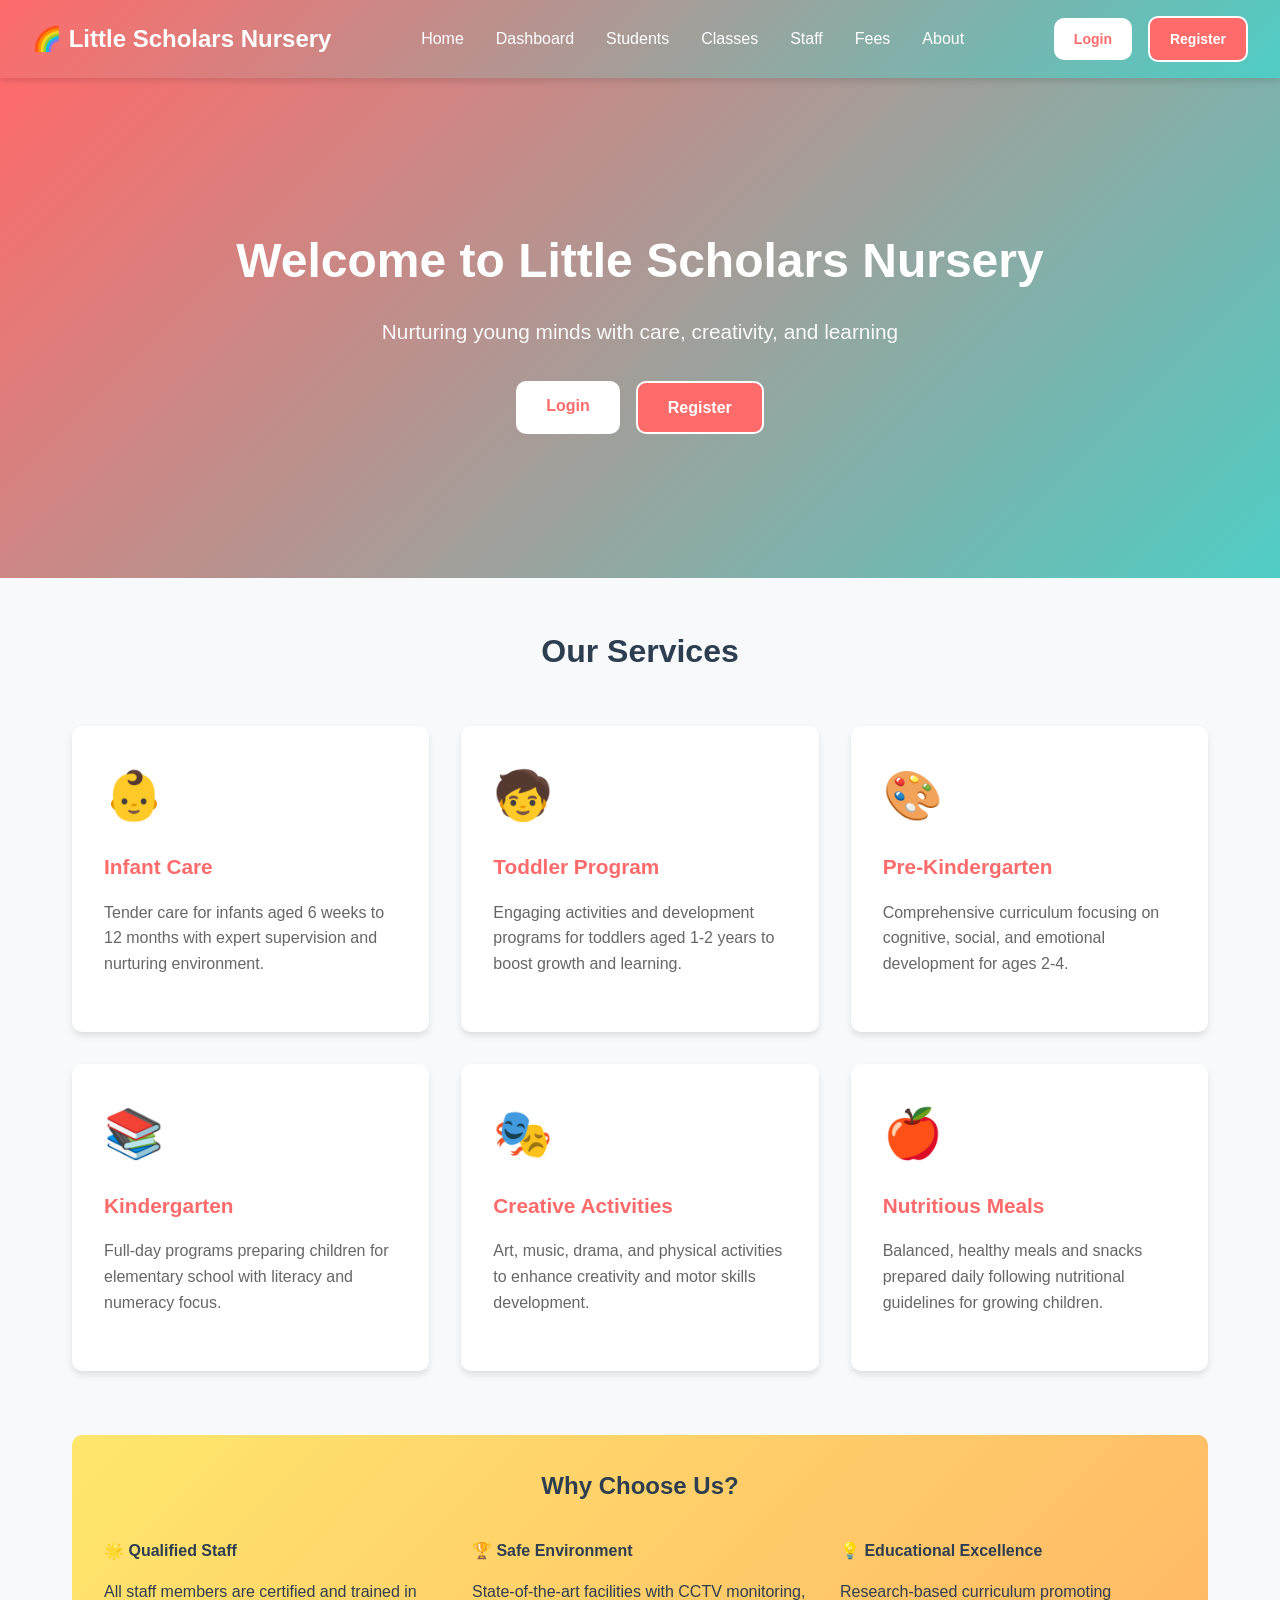
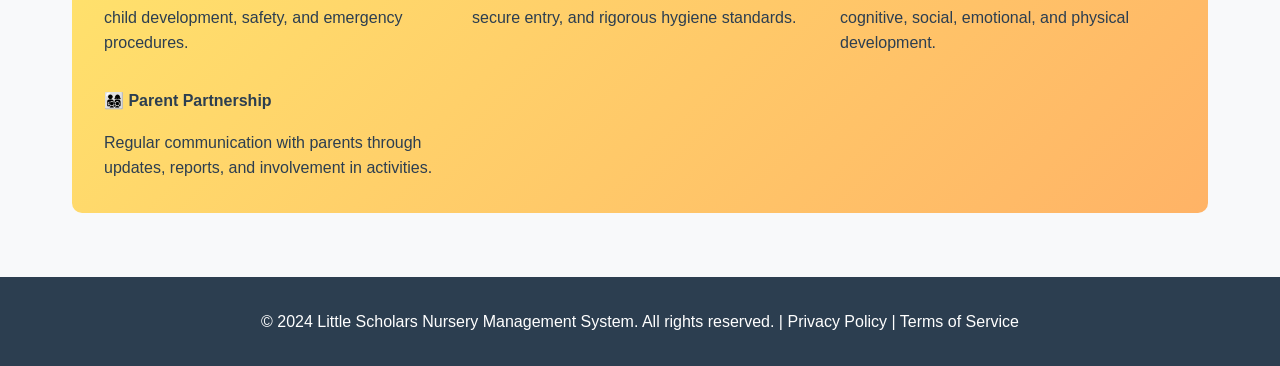
<file: nursery/index.html>
<!DOCTYPE html>
<html lang="en">
<head>
    <meta charset="UTF-8">
    <meta name="viewport" content="width=device-width, initial-scale=1.0">
    <title>Little Scholars Nursery - Management System</title>
    <link rel="stylesheet" href="styles.css">
</head>
<body>
    <!-- ============================================
         HEADER & NAVIGATION
         ============================================ -->
    <header>
        <nav>
            <a href="#" onclick="showPage('home')" class="logo">
                🌈 Little Scholars Nursery
            </a>
            <ul class="nav-links">
                <li><a href="#" onclick="showPage('home')">Home</a></li>
                <li><a href="#" onclick="showPage('dashboard')">Dashboard</a></li>
                <li><a href="#" onclick="showPage('students')">Students</a></li>
                <li><a href="#" onclick="showPage('classes')">Classes</a></li>
                <li><a href="#" onclick="showPage('staff')">Staff</a></li>
                <li><a href="#" onclick="showPage('fees')">Fees</a></li>
                <li><a href="#" onclick="showPage('about')">About</a></li>
            </ul>
            <div class="nav-buttons">
                <a href="#" onclick="showPage('login')" class="btn btn-primary">Login</a>
                <a href="#" onclick="showPage('register')" class="btn btn-secondary">Register</a>
            </div>
        </nav>
    </header>

    <!-- ============================================
         HOME PAGE
         ============================================ -->
    <div id="home" class="page active">
        <section class="hero">
            <div class="hero-content">
                <h1>Welcome to Little Scholars Nursery</h1>
                <p>Nurturing young minds with care, creativity, and learning</p>
                <div class="hero-buttons">
                    <a href="#" onclick="showPage('login')" class="btn btn-primary" style="font-size: 16px; padding: 12px 30px;">Login</a>
                    <a href="#" onclick="showPage('register')" class="btn btn-secondary" style="font-size: 16px; padding: 12px 30px;">Register</a>
                </div>
            </div>
        </section>

        <div class="container">
            <!-- Features Section -->
            <section>
                <h2 style="text-align: center; margin: 3rem 0 2rem; color: var(--dark-color); font-size: 2rem;">Our Services</h2>
                <div class="cards-grid">
                    <div class="card">
                        <div class="card-icon">👶</div>
                        <h3>Infant Care</h3>
                        <p>Tender care for infants aged 6 weeks to 12 months with expert supervision and nurturing environment.</p>
                    </div>
                    <div class="card">
                        <div class="card-icon">🧒</div>
                        <h3>Toddler Program</h3>
                        <p>Engaging activities and development programs for toddlers aged 1-2 years to boost growth and learning.</p>
                    </div>
                    <div class="card">
                        <div class="card-icon">🎨</div>
                        <h3>Pre-Kindergarten</h3>
                        <p>Comprehensive curriculum focusing on cognitive, social, and emotional development for ages 2-4.</p>
                    </div>
                    <div class="card">
                        <div class="card-icon">📚</div>
                        <h3>Kindergarten</h3>
                        <p>Full-day programs preparing children for elementary school with literacy and numeracy focus.</p>
                    </div>
                    <div class="card">
                        <div class="card-icon">🎭</div>
                        <h3>Creative Activities</h3>
                        <p>Art, music, drama, and physical activities to enhance creativity and motor skills development.</p>
                    </div>
                    <div class="card">
                        <div class="card-icon">🍎</div>
                        <h3>Nutritious Meals</h3>
                        <p>Balanced, healthy meals and snacks prepared daily following nutritional guidelines for growing children.</p>
                    </div>
                </div>
            </section>

            <!-- Why Choose Us Section -->
            <section style="margin: 4rem 0; padding: 2rem; background: linear-gradient(135deg, #FFE66D 0%, #FFB366 100%); border-radius: 10px;">
                <h2 style="text-align: center; color: var(--dark-color); margin-bottom: 2rem;">Why Choose Us?</h2>
                <div style="display: grid; grid-template-columns: repeat(auto-fit, minmax(250px, 1fr)); gap: 2rem;">
                    <div>
                        <h4 style="color: var(--dark-color); margin-bottom: 1rem;">🌟 Qualified Staff</h4>
                        <p>All staff members are certified and trained in child development, safety, and emergency procedures.</p>
                    </div>
                    <div>
                        <h4 style="color: var(--dark-color); margin-bottom: 1rem;">🏆 Safe Environment</h4>
                        <p>State-of-the-art facilities with CCTV monitoring, secure entry, and rigorous hygiene standards.</p>
                    </div>
                    <div>
                        <h4 style="color: var(--dark-color); margin-bottom: 1rem;">💡 Educational Excellence</h4>
                        <p>Research-based curriculum promoting cognitive, social, emotional, and physical development.</p>
                    </div>
                    <div>
                        <h4 style="color: var(--dark-color); margin-bottom: 1rem;">👨‍👩‍👧‍👦 Parent Partnership</h4>
                        <p>Regular communication with parents through updates, reports, and involvement in activities.</p>
                    </div>
                </div>
            </section>
        </div>
    </div>

    <!-- ============================================
         LOGIN PAGE
         ============================================ -->
    <div id="login" class="page" style="padding: 3rem 0; background: #f8f9fa; min-height: 100vh;">
        <div class="form-container">
            <h2 style="text-align: center; color: var(--primary-color); margin-bottom: 2rem;">Login to Your Account</h2>
            <form id="loginForm">
                <div class="form-group">
                    <label for="loginEmail">Email Address:</label>
                    <input type="email" id="loginEmail" required placeholder="Enter your email">
                </div>
                <div class="form-group">
                    <label for="loginPassword">Password:</label>
                    <input type="password" id="loginPassword" required placeholder="Enter your password">
                </div>
                <button type="submit" class="btn btn-success" style="width: 100%; padding: 12px; font-size: 16px; margin-top: 1rem;">Login</button>
                <p style="text-align: center; margin-top: 1rem; color: #666;">
                    Don't have an account? <a href="#" onclick="showPage('register')" style="color: var(--primary-color); text-decoration: none; font-weight: 600;">Register here</a>
                </p>
            </form>
            <div style="margin-top: 2rem; padding: 1rem; background: #e8f4f8; border-radius: 8px; border-left: 4px solid var(--secondary-color);">
                <p style="margin: 0; font-size: 12px; color: #666;"><strong>Demo Credentials:</strong></p>
                <p style="margin: 0; font-size: 12px; color: #666;">Admin: admin@nursery.com / admin123</p>
                <p style="margin: 0; font-size: 12px; color: #666;">Teacher: teacher@nursery.com / teacher123</p>
                <p style="margin: 0; font-size: 12px; color: #666;">Parent: parent@nursery.com / parent123</p>
            </div>
        </div>
    </div>

    <!-- ============================================
         REGISTER PAGE
         ============================================ -->
    <div id="register" class="page" style="padding: 3rem 0; background: #f8f9fa; min-height: 100vh;">
        <div class="form-container">
            <h2 style="text-align: center; color: var(--primary-color); margin-bottom: 2rem;">Create Your Account</h2>
            <form id="registerForm">
                <div class="form-group">
                    <label for="registerName">Full Name:</label>
                    <input type="text" id="registerName" required placeholder="Enter your full name">
                </div>
                <div class="form-group">
                    <label for="registerEmail">Email Address:</label>
                    <input type="email" id="registerEmail" required placeholder="Enter your email">
                </div>
                <div class="form-group">
                    <label for="registerRole">Role:</label>
                    <select id="registerRole" required>
                        <option value="">Select a role</option>
                        <option value="parent">Parent</option>
                        <option value="teacher">Teacher</option>
                        <option value="admin">Administrator</option>
                    </select>
                </div>
                <div class="form-group">
                    <label for="registerPassword">Password:</label>
                    <input type="password" id="registerPassword" required placeholder="Enter a password (min 6 characters)">
                </div>
                <div class="form-group">
                    <label for="confirmPassword">Confirm Password:</label>
                    <input type="password" id="confirmPassword" required placeholder="Confirm your password">
                </div>
                <button type="submit" class="btn btn-success" style="width: 100%; padding: 12px; font-size: 16px; margin-top: 1rem;">Register</button>
                <p style="text-align: center; margin-top: 1rem; color: #666;">
                    Already have an account? <a href="#" onclick="showPage('login')" style="color: var(--primary-color); text-decoration: none; font-weight: 600;">Login here</a>
                </p>
            </form>
        </div>
    </div>

    <!-- ============================================
         DASHBOARD PAGE
         ============================================ -->
    <div id="dashboard" class="page">
        <div class="container" style="padding-top: 2rem;">
            <div class="dashboard-header">
                <h1>Dashboard</h1>
                <p>Welcome back! Here's an overview of your nursery management system.</p>
            </div>

            <div class="stats-grid">
                <div class="stat-card">
                    <h3>Total Students</h3>
                    <div class="number" id="totalStudentsCount">0</div>
                </div>
                <div class="stat-card secondary">
                    <h3>Total Classes</h3>
                    <div class="number" id="totalClassesCount">0</div>
                </div>
                <div class="stat-card success">
                    <h3>Staff Members</h3>
                    <div class="number" id="totalStaffCount">0</div>
                </div>
                <div class="stat-card warning">
                    <h3>Pending Fees</h3>
                    <div class="number" id="pendingFeesCount">0</div>
                </div>
            </div>

            <div class="cards-grid" style="margin-top: 2rem;">
                <div class="card">
                    <h3>📚 Recent Actions</h3>
                    <p>View and manage student registrations, class assignments, and fee payments from one place.</p>
                    <a href="#" onclick="showPage('students')" class="btn btn-primary" style="display: inline-block;">Go to Students</a>
                </div>
                <div class="card">
                    <h3>👨‍🏫 Manage Classes</h3>
                    <p>Organize classes, assign teachers, and manage class schedules efficiently.</p>
                    <a href="#" onclick="showPage('classes')" class="btn btn-primary" style="display: inline-block;">Go to Classes</a>
                </div>
                <div class="card">
                    <h3>💰 Fee Management</h3>
                    <p>Track and manage student fees, payments, and generate payment reports.</p>
                    <a href="#" onclick="showPage('fees')" class="btn btn-primary" style="display: inline-block;">Go to Fees</a>
                </div>
            </div>
        </div>
    </div>

    <!-- ============================================
         STUDENTS PAGE
         ============================================ -->
    <div id="students" class="page">
        <div class="container" style="padding-top: 2rem;">
            <div style="display: flex; justify-content: space-between; align-items: center; margin-bottom: 2rem;">
                <h1 style="color: var(--primary-color); margin: 0;">Student Management</h1>
                <button class="btn btn-primary" onclick="openModal('studentModal')">+ Add Student</button>
            </div>

            <div class="table-wrapper">
                <table>
                    <thead>
                        <tr>
                            <th>Student ID</th>
                            <th>Name</th>
                            <th>Date of Birth</th>
                            <th>Class</th>
                            <th>Parent Name</th>
                            <th>Phone</th>
                            <th>Actions</th>
                        </tr>
                    </thead>
                    <tbody id="studentsTableBody">
                        <tr><td colspan="7" class="text-center">Loading...</td></tr>
                    </tbody>
                </table>
            </div>
        </div>

        <!-- Add/Edit Student Modal -->
        <div id="studentModal" class="modal">
            <div class="modal-content">
                <div class="modal-header">
                    <h2>Add New Student</h2>
                    <button class="close-modal" onclick="closeModal('studentModal')">&times;</button>
                </div>
                <form id="studentForm" onsubmit="addStudent(event)">
                    <div class="form-group">
                        <label for="studentName">Student Name:</label>
                        <input type="text" id="studentName" required>
                    </div>
                    <div class="form-group">
                        <label for="studentDOB">Date of Birth:</label>
                        <input type="date" id="studentDOB" required>
                    </div>
                    <div class="form-group">
                        <label for="studentClass">Class:</label>
                        <select id="studentClass" required>
                            <option value="">Select Class</option>
                            <option value="Infant">Infant Care</option>
                            <option value="Toddlers">Toddlers</option>
                            <option value="Pre-K">Pre-K</option>
                            <option value="Kindergarten">Kindergarten</option>
                        </select>
                    </div>
                    <div class="form-group">
                        <label for="parentName">Parent Name:</label>
                        <input type="text" id="parentName" required>
                    </div>
                    <div class="form-group">
                        <label for="parentPhone">Parent Phone:</label>
                        <input type="tel" id="parentPhone" required>
                    </div>
                    <div class="form-group">
                        <label for="studentAddress">Address:</label>
                        <textarea id="studentAddress" required></textarea>
                    </div>
                    <div style="display: flex; gap: 1rem; justify-content: flex-end; margin-top: 1.5rem;">
                        <button type="button" class="btn" style="background: #e0e0e0; color: #333;" onclick="closeModal('studentModal')">Cancel</button>
                        <button type="submit" class="btn btn-success">Save Student</button>
                    </div>
                </form>
            </div>
        </div>
    </div>

    <!-- ============================================
         CLASSES PAGE
         ============================================ -->
    <div id="classes" class="page">
        <div class="container" style="padding-top: 2rem;">
            <div style="display: flex; justify-content: space-between; align-items: center; margin-bottom: 2rem;">
                <h1 style="color: var(--primary-color); margin: 0;">Class Management</h1>
                <button class="btn btn-primary" onclick="openModal('classModal')">+ Add Class</button>
            </div>

            <div class="table-wrapper">
                <table>
                    <thead>
                        <tr>
                            <th>Class ID</th>
                            <th>Class Name</th>
                            <th>Capacity</th>
                            <th>Teacher</th>
                            <th>Timing</th>
                            <th>Actions</th>
                        </tr>
                    </thead>
                    <tbody id="classesTableBody">
                        <tr><td colspan="6" class="text-center">Loading...</td></tr>
                    </tbody>
                </table>
            </div>
        </div>

        <!-- Add/Edit Class Modal -->
        <div id="classModal" class="modal">
            <div class="modal-content">
                <div class="modal-header">
                    <h2>Add New Class</h2>
                    <button class="close-modal" onclick="closeModal('classModal')">&times;</button>
                </div>
                <form id="classForm" onsubmit="addClass(event)">
                    <div class="form-group">
                        <label for="className">Class Name:</label>
                        <input type="text" id="className" required placeholder="e.g., Pre-K Morning">
                    </div>
                    <div class="form-group">
                        <label for="classCapacity">Capacity:</label>
                        <input type="number" id="classCapacity" required placeholder="Maximum students">
                    </div>
                    <div class="form-group">
                        <label for="classTeacher">Teacher Name:</label>
                        <input type="text" id="classTeacher" required>
                    </div>
                    <div class="form-group">
                        <label for="classTiming">Class Timing:</label>
                        <input type="text" id="classTiming" required placeholder="e.g., 9:00 AM - 12:00 PM">
                    </div>
                    <div class="form-group">
                        <label for="classDescription">Description:</label>
                        <textarea id="classDescription" required placeholder="Class description and learning objectives"></textarea>
                    </div>
                    <div style="display: flex; gap: 1rem; justify-content: flex-end; margin-top: 1.5rem;">
                        <button type="button" class="btn" style="background: #e0e0e0; color: #333;" onclick="closeModal('classModal')">Cancel</button>
                        <button type="submit" class="btn btn-success">Save Class</button>
                    </div>
                </form>
            </div>
        </div>
    </div>

    <!-- ============================================
         STAFF PAGE
         ============================================ -->
    <div id="staff" class="page">
        <div class="container" style="padding-top: 2rem;">
            <div style="display: flex; justify-content: space-between; align-items: center; margin-bottom: 2rem;">
                <h1 style="color: var(--primary-color); margin: 0;">Staff Management</h1>
                <button class="btn btn-primary" onclick="openModal('staffModal')">+ Add Staff</button>
            </div>

            <div class="table-wrapper">
                <table>
                    <thead>
                        <tr>
                            <th>Staff ID</th>
                            <th>Name</th>
                            <th>Position</th>
                            <th>Experience</th>
                            <th>Email</th>
                            <th>Phone</th>
                            <th>Actions</th>
                        </tr>
                    </thead>
                    <tbody id="staffTableBody">
                        <tr><td colspan="7" class="text-center">Loading...</td></tr>
                    </tbody>
                </table>
            </div>
        </div>

        <!-- Add/Edit Staff Modal -->
        <div id="staffModal" class="modal">
            <div class="modal-content">
                <div class="modal-header">
                    <h2>Add New Staff Member</h2>
                    <button class="close-modal" onclick="closeModal('staffModal')">&times;</button>
                </div>
                <form id="staffForm" onsubmit="addStaff(event)">
                    <div class="form-group">
                        <label for="staffName">Name:</label>
                        <input type="text" id="staffName" required>
                    </div>
                    <div class="form-group">
                        <label for="staffPosition">Position:</label>
                        <select id="staffPosition" required>
                            <option value="">Select Position</option>
                            <option value="Lead Teacher">Lead Teacher</option>
                            <option value="Teacher">Teacher</option>
                            <option value="Assistant">Teacher Assistant</option>
                            <option value="Administrator">Administrator</option>
                        </select>
                    </div>
                    <div class="form-group">
                        <label for="staffExperience">Years of Experience:</label>
                        <input type="text" id="staffExperience" required placeholder="e.g., 3 years">
                    </div>
                    <div class="form-group">
                        <label for="staffEmail">Email:</label>
                        <input type="email" id="staffEmail" required>
                    </div>
                    <div class="form-group">
                        <label for="staffPhone">Phone:</label>
                        <input type="tel" id="staffPhone" required>
                    </div>
                    <div class="form-group">
                        <label for="staffQualification">Qualification:</label>
                        <input type="text" id="staffQualification" required placeholder="e.g., Bachelor in Education">
                    </div>
                    <div style="display: flex; gap: 1rem; justify-content: flex-end; margin-top: 1.5rem;">
                        <button type="button" class="btn" style="background: #e0e0e0; color: #333;" onclick="closeModal('staffModal')">Cancel</button>
                        <button type="submit" class="btn btn-success">Save Staff</button>
                    </div>
                </form>
            </div>
        </div>
    </div>

    <!-- ============================================
         FEES PAGE
         ============================================ -->
    <div id="fees" class="page">
        <div class="container" style="padding-top: 2rem;">
            <div style="display: flex; justify-content: space-between; align-items: center; margin-bottom: 2rem;">
                <h1 style="color: var(--primary-color); margin: 0;">Fee Management</h1>
                <button class="btn btn-primary" onclick="openModal('feeModal')">+ Add Fee Record</button>
            </div>

            <div class="table-wrapper">
                <table>
                    <thead>
                        <tr>
                            <th>Fee ID</th>
                            <th>Student Name</th>
                            <th>Amount</th>
                            <th>Due Date</th>
                            <th>Status</th>
                            <th>Remarks</th>
                            <th>Actions</th>
                        </tr>
                    </thead>
                    <tbody id="feesTableBody">
                        <tr><td colspan="7" class="text-center">Loading...</td></tr>
                    </tbody>
                </table>
            </div>
        </div>

        <!-- Add Fee Modal -->
        <div id="feeModal" class="modal">
            <div class="modal-content">
                <div class="modal-header">
                    <h2>Add Fee Record</h2>
                    <button class="close-modal" onclick="closeModal('feeModal')">&times;</button>
                </div>
                <form id="feeForm" onsubmit="addFee(event)">
                    <div class="form-group">
                        <label for="feeStudentName">Student Name:</label>
                        <input type="text" id="feeStudentName" required>
                    </div>
                    <div class="form-group">
                        <label for="feeAmount">Amount ($):</label>
                        <input type="number" id="feeAmount" required step="0.01">
                    </div>
                    <div class="form-group">
                        <label for="feeDueDate">Due Date:</label>
                        <input type="date" id="feeDueDate" required>
                    </div>
                    <div class="form-group">
                        <label for="feeRemarks">Remarks:</label>
                        <textarea id="feeRemarks" required placeholder="e.g., Monthly tuition, Activity fee"></textarea>
                    </div>
                    <div style="display: flex; gap: 1rem; justify-content: flex-end; margin-top: 1.5rem;">
                        <button type="button" class="btn" style="background: #e0e0e0; color: #333;" onclick="closeModal('feeModal')">Cancel</button>
                        <button type="submit" class="btn btn-success">Save Fee</button>
                    </div>
                </form>
            </div>
        </div>
    </div>

    <!-- ============================================
         ABOUT PAGE
         ============================================ -->
    <div id="about" class="page">
        <div class="container" style="padding: 3rem 0;">
            <h1 style="color: var(--primary-color); text-align: center; font-size: 2rem; margin-bottom: 2rem;">About Little Scholars Nursery</h1>

            <div style="background: white; padding: 2rem; border-radius: 10px; box-shadow: 0 4px 6px rgba(0, 0, 0, 0.1); margin-bottom: 2rem;">
                <h2 style="color: var(--primary-color); margin-bottom: 1rem;">Our Mission</h2>
                <p>Little Scholars Nursery is dedicated to providing a nurturing, safe, and stimulating environment where young children can grow, learn, and develop at their own pace. We believe in the potential of every child and strive to unlock their talents through quality early childhood education.</p>
            </div>

            <div style="background: white; padding: 2rem; border-radius: 10px; box-shadow: 0 4px 6px rgba(0, 0, 0, 0.1); margin-bottom: 2rem;">
                <h2 style="color: var(--primary-color); margin-bottom: 1rem;">Our Vision</h2>
                <p>To be a leading institution in early childhood education, recognized for excellence in nurturing creative, confident, and compassionate individuals prepared for lifelong learning and success.</p>
            </div>

            <div style="background: white; padding: 2rem; border-radius: 10px; box-shadow: 0 4px 6px rgba(0, 0, 0, 0.1);">
                <h2 style="color: var(--primary-color); margin-bottom: 1rem;">Contact Us</h2>
                <p><strong>Address:</strong> 123 Education Lane, Learning City, LC 12345</p>
                <p><strong>Phone:</strong> +1 (555) 123-4567</p>
                <p><strong>Email:</strong> info@littlescholars.com</p>
                <p><strong>Hours:</strong> Monday - Friday, 7:00 AM - 6:00 PM</p>
                <p style="margin-top: 1rem;"><strong>Emergency Contact:</strong> +1 (555) 987-6543</p>
            </div>
        </div>
    </div>

    <!-- ============================================
         FOOTER
         ============================================ -->
    <footer>
        <p>&copy; 2024 Little Scholars Nursery Management System. All rights reserved. | <a href="#" style="color: white; text-decoration: none;">Privacy Policy</a> | <a href="#" style="color: white; text-decoration: none;">Terms of Service</a></p>
    </footer>

    <script src="script.js"></script>
</body>
</html>
</file>
<file: BEMAL/styles.css>
/* ============================================
   BEMAL - BATTERY EVALUATION & MATERIAL ANALYTICAL LABORATORY
   SAMPLE MANAGEMENT SYSTEM - GLOBAL STYLES
   ============================================ */

* {
    margin: 0;
    padding: 0;
    box-sizing: border-box;
}

:root {
    --primary-color: #1a365d;      /* Deep Navy Blue */
    --secondary-color: #2d3748;    /* Dark Gray */
    --accent-color: #3182ce;       /* Blue */
    --success-color: #38a169;      /* Green */
    --danger-color: #e53e3e;       /* Red */
    --warning-color: #d69e2e;      /* Orange */
    --info-color: #3182ce;         /* Blue */
    --light-color: #f7fafc;        /* Light Gray */
    --dark-color: #1a202c;         /* Dark */
    --border-radius: 8px;
    --box-shadow: 0 4px 6px rgba(0, 0, 0, 0.1);
    --transition: all 0.3s ease;
    --font-family: 'Segoe UI', Tahoma, Geneva, Verdana, sans-serif;
}

/* ============================================
   BASE STYLES
   ============================================ */

html {
    scroll-behavior: smooth;
}

body {
    font-family: var(--font-family);
    line-height: 1.6;
    color: var(--dark-color);
    background-color: #f8fafc;
}

/* ============================================
   HEADER & NAVIGATION
   ============================================ */

header {
    background: linear-gradient(135deg, var(--primary-color) 0%, var(--secondary-color) 100%);
    padding: 0;
    box-shadow: var(--box-shadow);
    position: sticky;
    top: 0;
    z-index: 100;
}

nav {
    display: flex;
    justify-content: space-between;
    align-items: center;
    padding: 1rem 2rem;
    max-width: 1400px;
    margin: 0 auto;
    width: 100%;
}

.logo {
    display: flex;
    align-items: center;
    gap: 10px;
    text-decoration: none;
    color: white;
    font-size: 20px;
    font-weight: 700;
    transition: var(--transition);
}

.logo:hover {
    opacity: 0.9;
}

.logo-container {
    display: flex;
    align-items: center;
    gap: 12px;
}

.logo-icon {
    font-size: 32px;
    color: #ffd700; /* Gold color for energy theme */
    text-shadow: 0 0 10px rgba(255, 215, 0, 0.5);
    animation: pulse 2s infinite;
}

@keyframes pulse {
    0%, 100% {
        transform: scale(1);
        opacity: 1;
    }
    50% {
        transform: scale(1.1);
        opacity: 0.8;
    }
}

.logo-text {
    display: flex;
    flex-direction: column;
    line-height: 1.1;
}

.company-name {
    font-size: 18px;
    font-weight: 800;
    color: white;
    text-shadow: 1px 1px 2px rgba(0, 0, 0, 0.3);
    letter-spacing: 0.5px;
}

.lab-name {
    font-size: 14px;
    font-weight: 600;
    color: #ffd700;
    text-shadow: 1px 1px 2px rgba(0, 0, 0, 0.3);
    letter-spacing: 1px;
    text-transform: uppercase;
}

.tagline {
    font-size: 10px;
    font-weight: 400;
    color: #e2e8f0;
    text-shadow: 1px 1px 2px rgba(0, 0, 0, 0.3);
    letter-spacing: 0.5px;
    text-transform: uppercase;
    opacity: 0.9;
}

.nav-links {
    display: flex;
    list-style: none;
    gap: 2rem;
    align-items: center;
}

.nav-links a {
    color: white;
    text-decoration: none;
    font-weight: 500;
    transition: var(--transition);
    position: relative;
    padding-bottom: 5px;
}

.nav-links a:hover {
    opacity: 0.8;
}

.nav-links a::after {
    content: '';
    position: absolute;
    bottom: 0;
    left: 0;
    width: 0;
    height: 2px;
    background: white;
    transition: width 0.3s ease;
}

.nav-links a:hover::after {
    width: 100%;
}

.nav-buttons {
    display: flex;
    gap: 1rem;
    align-items: center;
}

.btn {
    padding: 10px 20px;
    border: none;
    border-radius: var(--border-radius);
    cursor: pointer;
    font-weight: 600;
    transition: var(--transition);
    text-decoration: none;
    display: inline-block;
    font-size: 14px;
}

.btn-primary {
    background: white;
    color: var(--primary-color);
}

.btn-primary:hover {
    transform: translateY(-2px);
    box-shadow: 0 8px 12px rgba(0, 0, 0, 0.15);
}

.btn-secondary {
    background: var(--primary-color);
    color: white;
    border: 2px solid white;
}

.btn-secondary:hover {
    background: white;
    color: var(--primary-color);
}

.btn-success {
    background: var(--success-color);
    color: white;
}

.btn-success:hover {
    background: #2f855a;
}

.btn-danger {
    background: var(--danger-color);
    color: white;
}

.btn-danger:hover {
    background: #c53030;
}

.btn-warning {
    background: var(--warning-color);
    color: white;
}

.btn-warning:hover {
    background: #b7791f;
}

/* ============================================
   HERO SECTION
   ============================================ */

.hero {
    background: linear-gradient(135deg, var(--primary-color) 0%, var(--secondary-color) 100%);
    color: white;
    padding: 6rem 2rem;
    text-align: center;
    min-height: 500px;
    display: flex;
    align-items: center;
    justify-content: center;
}

.hero-content h1 {
    font-size: 3rem;
    margin-bottom: 1rem;
    animation: slideDown 0.6s ease;
}

.hero-content p {
    font-size: 1.3rem;
    margin-bottom: 2rem;
    opacity: 0.95;
    animation: slideUp 0.6s ease 0.2s backwards;
}

.hero-buttons {
    display: flex;
    gap: 1rem;
    justify-content: center;
    flex-wrap: wrap;
    animation: slideUp 0.6s ease 0.4s backwards;
}

@keyframes slideDown {
    from {
        opacity: 0;
        transform: translateY(-30px);
    }
    to {
        opacity: 1;
        transform: translateY(0);
    }
}

@keyframes slideUp {
    from {
        opacity: 0;
        transform: translateY(30px);
    }
    to {
        opacity: 1;
        transform: translateY(0);
    }
}

/* ============================================
   CONTAINERS & LAYOUT
   ============================================ */

.container {
    max-width: 1200px;
    margin: 0 auto;
    padding: 0 2rem;
}

.page {
    display: none;
    animation: fadeIn 0.5s ease;
}

.page.active {
    display: block;
}

@keyframes fadeIn {
    from {
        opacity: 0;
    }
    to {
        opacity: 1;
    }
}

/* ============================================
   CARDS
   ============================================ */

.cards-grid {
    display: grid;
    grid-template-columns: repeat(auto-fit, minmax(300px, 1fr));
    gap: 2rem;
    margin: 3rem 0;
}

.card {
    background: white;
    border-radius: var(--border-radius);
    padding: 2rem;
    box-shadow: var(--box-shadow);
    transition: var(--transition);
    border-left: 4px solid var(--primary-color);
}

.card:hover {
    transform: translateY(-5px);
    box-shadow: 0 8px 12px rgba(0, 0, 0, 0.15);
}

.card-icon {
    font-size: 3rem;
    margin-bottom: 1rem;
}

.card h3 {
    color: var(--primary-color);
    margin-bottom: 1rem;
    font-size: 1.3rem;
}

.card p {
    color: #666;
    line-height: 1.6;
    margin-bottom: 1.5rem;
}

/* ============================================
   FORMS
   ============================================ */

.form-container {
    background: white;
    border-radius: var(--border-radius);
    padding: 2rem;
    box-shadow: var(--box-shadow);
    max-width: 500px;
    margin: 2rem auto;
}

.form-group {
    margin-bottom: 1.5rem;
}

.form-group label {
    display: block;
    margin-bottom: 0.5rem;
    font-weight: 600;
    color: var(--dark-color);
}

.form-group input,
.form-group select,
.form-group textarea {
    width: 100%;
    padding: 12px;
    border: 2px solid #e2e8f0;
    border-radius: var(--border-radius);
    font-size: 14px;
    font-family: inherit;
    transition: var(--transition);
}

.form-group input:focus,
.form-group select:focus,
.form-group textarea:focus {
    outline: none;
    border-color: var(--primary-color);
    box-shadow: 0 0 0 3px rgba(26, 54, 93, 0.1);
}

.form-row {
    display: grid;
    grid-template-columns: 1fr 1fr;
    gap: 1rem;
}

/* ============================================
   MODAL
   ============================================ */

.modal {
    display: none;
    position: fixed;
    z-index: 1000;
    left: 0;
    top: 0;
    width: 100%;
    height: 100%;
    background-color: rgba(0, 0, 0, 0.6);
    animation: fadeIn 0.3s;
}

.modal.active {
    display: flex;
    align-items: center;
    justify-content: center;
}

.modal-content {
    background: white;
    padding: 2rem;
    border-radius: var(--border-radius);
    width: 90%;
    max-width: 600px;
    position: relative;
    animation: slideDown 0.3s ease;
    max-height: 90vh;
    overflow-y: auto;
}

@keyframes slideDown {
    from {
        transform: translateY(-50px);
        opacity: 0;
    }
    to {
        transform: translateY(0);
        opacity: 1;
    }
}

.modal-header {
    display: flex;
    justify-content: space-between;
    align-items: center;
    margin-bottom: 1.5rem;
    border-bottom: 2px solid #e2e8f0;
    padding-bottom: 1rem;
}

.modal-header h2 {
    color: var(--primary-color);
    margin: 0;
}

.close-modal {
    background: none;
    border: none;
    font-size: 28px;
    cursor: pointer;
    color: #999;
    transition: var(--transition);
}

.close-modal:hover {
    color: var(--dark-color);
}

/* ============================================
   TABLES
   ============================================ */

.table-wrapper {
    background: white;
    border-radius: var(--border-radius);
    box-shadow: var(--box-shadow);
    overflow: hidden;
    margin: 2rem 0;
}

table {
    width: 100%;
    border-collapse: collapse;
}

thead {
    background: linear-gradient(135deg, var(--primary-color) 0%, var(--secondary-color) 100%);
    color: white;
}

th {
    padding: 1rem;
    text-align: left;
    font-weight: 600;
}

td {
    padding: 1rem;
    border-bottom: 1px solid #e2e8f0;
}

tbody tr {
    transition: var(--transition);
}

tbody tr:hover {
    background: #f8fafc;
}

/* ============================================
   DASHBOARD
   ============================================ */

.dashboard-header {
    background: linear-gradient(135deg, var(--primary-color) 0%, var(--secondary-color) 100%);
    color: white;
    padding: 2rem;
    border-radius: var(--border-radius);
    margin-bottom: 2rem;
}

.dashboard-header h1 {
    font-size: 2rem;
    margin-bottom: 0.5rem;
}

.dashboard-header p {
    opacity: 0.9;
}

.stats-grid {
    display: grid;
    grid-template-columns: repeat(auto-fit, minmax(200px, 1fr));
    gap: 1.5rem;
    margin: 2rem 0;
}

.stat-card {
    background: white;
    padding: 1.5rem;
    border-radius: var(--border-radius);
    box-shadow: var(--box-shadow);
    border-left: 5px solid var(--primary-color);
    transition: var(--transition);
}

.stat-card:hover {
    transform: translateY(-3px);
}

.stat-card h3 {
    color: #666;
    font-size: 0.9rem;
    margin-bottom: 0.5rem;
    text-transform: uppercase;
    letter-spacing: 1px;
}

.stat-card .number {
    font-size: 2rem;
    font-weight: 700;
    color: var(--primary-color);
}

.stat-card.secondary {
    border-left-color: var(--secondary-color);
}

.stat-card.secondary .number {
    color: var(--secondary-color);
}

.stat-card.success {
    border-left-color: var(--success-color);
}

.stat-card.success .number {
    color: var(--success-color);
}

.stat-card.warning {
    border-left-color: var(--warning-color);
}

.stat-card.warning .number {
    color: var(--warning-color);
}

/* ============================================
   STATUS BADGES
   ============================================ */

.status-badge {
    padding: 4px 8px;
    border-radius: 12px;
    font-size: 12px;
    font-weight: 600;
    text-transform: uppercase;
    display: inline-block;
}

.status-pending {
    background: #fef5e7;
    color: #d69e2e;
}

.status-in-progress {
    background: #ebf8ff;
    color: #3182ce;
}

.status-completed {
    background: #f0fff4;
    color: #38a169;
}

.status-rejected {
    background: #fed7d7;
    color: #e53e3e;
}

/* ============================================
   FOOTER
   ============================================ */

footer {
    background: var(--dark-color);
    color: white;
    padding: 2rem;
    text-align: center;
    margin-top: 3rem;
}

footer p {
    margin: 0;
}

/* ============================================
   ALERTS
   ============================================ */

.alert {
    padding: 1rem;
    border-radius: var(--border-radius);
    margin-bottom: 1rem;
    display: flex;
    gap: 1rem;
    align-items: center;
}

.alert-success {
    background: #f0fff4;
    color: #22543d;
    border-left: 4px solid var(--success-color);
}

.alert-danger {
    background: #fed7d7;
    color: #742a2a;
    border-left: 4px solid var(--danger-color);
}

.alert-warning {
    background: #fef5e7;
    color: #744210;
    border-left: 4px solid var(--warning-color);
}

.alert-info {
    background: #ebf8ff;
    color: #2a4365;
    border-left: 4px solid var(--info-color);
}

/* ============================================
   BREADCRUMB
   ============================================ */

.breadcrumb {
    display: flex;
    gap: 0.5rem;
    margin: 1rem 0;
    font-size: 0.9rem;
}

.breadcrumb a {
    color: var(--primary-color);
    text-decoration: none;
    transition: var(--transition);
}

.breadcrumb a:hover {
    text-decoration: underline;
}

/* ============================================
   RESPONSIVE
   ============================================ */

@media (max-width: 768px) {
    nav {
        padding: 1rem;
        flex-wrap: wrap;
    }

    .nav-links {
        gap: 1rem;
        flex-wrap: wrap;
        order: 3;
        width: 100%;
        justify-content: center;
        margin-top: 1rem;
    }

    .hero-content h1 {
        font-size: 2rem;
    }

    .hero-content p {
        font-size: 1rem;
    }

    .hero-buttons {
        flex-direction: column;
    }

    .form-row {
        grid-template-columns: 1fr;
    }

    .cards-grid {
        grid-template-columns: 1fr;
    }

    .stats-grid {
        grid-template-columns: repeat(2, 1fr);
    }

    .table-wrapper {
        overflow-x: auto;
    }

    table {
        font-size: 0.85rem;
    }

    th, td {
        padding: 0.5rem;
    }
}

@media (max-width: 480px) {
    nav {
        flex-wrap: wrap;
    }

    .nav-links {
        gap: 0.5rem;
        flex-wrap: wrap;
    }

    .nav-buttons {
        gap: 0.5rem;
    }

    .btn {
        padding: 8px 12px;
        font-size: 12px;
    }

    .stats-grid {
        grid-template-columns: 1fr;
    }

    .hero {
        padding: 4rem 1rem;
    }

    .hero-content h1 {
        font-size: 1.8rem;
    }
}

/* ============================================
   LOADING SPINNER
   ============================================ */

.spinner {
    border: 4px solid #e2e8f0;
    border-top: 4px solid var(--primary-color);
    border-radius: 50%;
    width: 40px;
    height: 40px;
    animation: spin 1s linear infinite;
}

@keyframes spin {
    0% { transform: rotate(0deg); }
    100% { transform: rotate(360deg); }
}

/* ============================================
   UTILITY CLASSES
   ============================================ */

.text-center {
    text-align: center;
}

.text-muted {
    color: #666;
}

.mt-1 { margin-top: 1rem; }
.mt-2 { margin-top: 2rem; }
.mt-3 { margin-top: 3rem; }

.mb-1 { margin-bottom: 1rem; }
.mb-2 { margin-bottom: 2rem; }
.mb-3 { margin-bottom: 3rem; }

.p-1 { padding: 1rem; }
.p-2 { padding: 2rem; }

.hidden {
    display: none !important;
}

.flex {
    display: flex;
}

.flex-between {
    display: flex;
    justify-content: space-between;
    align-items: center;
}

.gap-1 { gap: 1rem; }
.gap-2 { gap: 2rem; }

/* ============================================
   LAB SPECIFIC STYLES
   ============================================ */

.lab-badge {
    background: linear-gradient(135deg, var(--primary-color) 0%, var(--accent-color) 100%);
    color: white;
    padding: 2px 8px;
    border-radius: 4px;
    font-size: 10px;
    font-weight: 600;
    text-transform: uppercase;
    display: inline-block;
    margin-left: 8px;
}

.sample-type {
    font-weight: 600;
    color: var(--primary-color);
}

.test-parameter {
    background: #f7fafc;
    padding: 8px 12px;
    border-radius: 6px;
    margin: 4px 0;
    border-left: 3px solid var(--accent-color);
}

.equipment-status {
    display: inline-block;
    padding: 4px 8px;
    border-radius: 12px;
    font-size: 11px;
    font-weight: 600;
    text-transform: uppercase;
}

.equipment-available {
    background: #f0fff4;
    color: #38a169;
}

.equipment-in-use {
    background: #ebf8ff;
    color: #3182ce;
}

.equipment-maintenance {
    background: #fef5e7;
    color: #d69e2e;
}

.equipment-offline {
    background: #fed7d7;
    color: #e53e3e;
}

.logo-svg {
    height: 50px;
    width: auto;
    transition: var(--transition);
}

.logo-svg:hover {
    opacity: 0.9;
    transform: scale(1.02);
}
</file>
<file: BEMAL2/styles.css>
/* ========== GLOBAL STYLES ========== */
* {
    margin: 0;
    padding: 0;
    box-sizing: border-box;
}

:root {
    --primary-color: #3182ce;
    --secondary-color: #ed8936;
    --success-color: #38a169;
    --danger-color: #e53e3e;
    --warning-color: #f6ad55;
    --gray-light: #f7fafc;
    --gray-dark: #2d3748;
    --text-color: #2d3748;
}

body {
    font-family: 'Segoe UI', Tahoma, Geneva, Verdana, sans-serif;
    background-color: #f7fafc;
    color: var(--text-color);
    line-height: 1.6;
}

/* ========== HEADER & NAVIGATION ========== */
header {
    background: white;
    box-shadow: 0 2px 4px rgba(0,0,0,0.1);
    position: sticky;
    top: 0;
    z-index: 1000;
}

.navbar {
    padding: 0;
}

.nav-container {
    display: flex;
    justify-content: space-between;
    align-items: center;
    padding: 1rem 2rem;
    max-width: 1200px;
    margin: 0 auto;
}

.logo h2 {
    color: var(--primary-color);
    font-size: 1.5rem;
}

.nav-menu {
    display: flex;
    list-style: none;
    gap: 2rem;
    flex: 1;
    margin-left: 2rem;
}

.nav-menu a {
    color: var(--text-color);
    text-decoration: none;
    font-weight: 500;
    transition: color 0.3s;
}

.nav-menu a:hover {
    color: var(--primary-color);
}

.nav-buttons {
    display: flex;
    gap: 1rem;
    align-items: center;
}

.btn-login, .btn-logout {
    padding: 0.5rem 1rem;
    border: none;
    border-radius: 4px;
    cursor: pointer;
    font-weight: 500;
    transition: 0.3s;
}

.btn-login {
    background: var(--primary-color);
    color: white;
}

.btn-login:hover {
    background: #2563eb;
}

.btn-logout {
    background: var(--danger-color);
    color: white;
}

.btn-logout:hover {
    background: #c53030;
}

/* ========== PAGES ========== */
.page {
    display: none;
}

.page.active {
    display: block;
}

/* ========== HERO SECTION ========== */
.hero-section {
    background: linear-gradient(135deg, var(--primary-color), #2d3748);
    color: white;
    padding: 4rem 2rem;
    text-align: center;
}

.hero-section h1 {
    font-size: 3rem;
    margin-bottom: 1rem;
}

.hero-section p {
    font-size: 1.2rem;
    margin-bottom: 0.5rem;
}

.hero-section .subtitle {
    font-size: 1rem;
    opacity: 0.9;
    margin-bottom: 2rem;
}

/* ========== FEATURES SECTION ========== */
.features-section {
    padding: 4rem 2rem;
    max-width: 1200px;
    margin: 0 auto;
}

.features-section h2 {
    text-align: center;
    margin-bottom: 3rem;
    font-size: 2rem;
    color: var(--text-color);
}

.features-grid {
    display: grid;
    grid-template-columns: repeat(auto-fit, minmax(300px, 1fr));
    gap: 2rem;
}

.feature-card {
    background: white;
    padding: 2rem;
    border-radius: 8px;
    box-shadow: 0 2px 8px rgba(0,0,0,0.1);
    text-align: center;
    transition: transform 0.3s, box-shadow 0.3s;
}

.feature-card:hover {
    transform: translateY(-5px);
    box-shadow: 0 4px 12px rgba(0,0,0,0.15);
}

.feature-icon {
    font-size: 3rem;
    margin-bottom: 1rem;
}

.feature-card h3 {
    margin-bottom: 0.5rem;
    color: var(--primary-color);
}

/* ========== CONTAINER ========== */
.container {
    max-width: 1200px;
    margin: 0 auto;
    padding: 2rem;
}

/* ========== DASHBOARD ========== */
.stats-grid {
    display: grid;
    grid-template-columns: repeat(auto-fit, minmax(200px, 1fr));
    gap: 1.5rem;
    margin-bottom: 3rem;
}

.stat-card {
    background: white;
    padding: 2rem;
    border-radius: 8px;
    box-shadow: 0 2px 8px rgba(0,0,0,0.1);
    border-left: 4px solid var(--primary-color);
}

.stat-card h3 {
    color: #718096;
    font-size: 0.9rem;
    margin-bottom: 1rem;
    text-transform: uppercase;
}

.stat-number {
    font-size: 2.5rem;
    font-weight: bold;
    color: var(--primary-color);
}

.dashboard-cards {
    display: grid;
    grid-template-columns: repeat(auto-fit, minmax(250px, 1fr));
    gap: 2rem;
}

.card {
    background: white;
    padding: 2rem;
    border-radius: 8px;
    box-shadow: 0 2px 8px rgba(0,0,0,0.1);
}

.card h3 {
    color: var(--primary-color);
    margin-bottom: 1rem;
}

.card p {
    color: #718096;
    margin-bottom: 1.5rem;
}

/* ========== BUTTONS ========== */
.btn-primary, .btn-secondary {
    padding: 0.75rem 1.5rem;
    border: none;
    border-radius: 4px;
    cursor: pointer;
    font-weight: 500;
    transition: 0.3s;
}

.btn-primary {
    background: var(--primary-color);
    color: white;
}

.btn-primary:hover {
    background: #2563eb;
}

.btn-secondary {
    background: #e2e8f0;
    color: var(--text-color);
}

.btn-secondary:hover {
    background: #cbd5e0;
}

/* ========== PAGE HEADER ========== */
.page-header {
    display: flex;
    justify-content: space-between;
    align-items: center;
    margin-bottom: 2rem;
}

.page-header h1 {
    color: var(--text-color);
    font-size: 2rem;
}

/* ========== TABLES ========== */
.data-table {
    width: 100%;
    border-collapse: collapse;
    background: white;
    box-shadow: 0 2px 8px rgba(0,0,0,0.1);
    border-radius: 8px;
    overflow: hidden;
}

.data-table thead {
    background: var(--primary-color);
    color: white;
}

.data-table th {
    padding: 1rem;
    text-align: left;
    font-weight: 600;
}

.data-table td {
    padding: 1rem;
    border-bottom: 1px solid #e2e8f0;
}

.data-table tbody tr:hover {
    background: #f7fafc;
}

.data-table .no-data {
    text-align: center;
    color: #718096;
    padding: 2rem !important;
}

.status-badge {
    display: inline-block;
    padding: 0.25rem 0.75rem;
    border-radius: 20px;
    font-size: 0.85rem;
    font-weight: 600;
}

.status-low {
    background: #fed7d7;
    color: var(--danger-color);
}

.status-available {
    background: #c6f6d5;
    color: var(--success-color);
}

.status-pending {
    background: #feebc8;
    color: var(--warning-color);
}

/* ========== AUTH FORM ========== */
.auth-container {
    display: flex;
    justify-content: center;
    align-items: center;
    min-height: 80vh;
    padding: 2rem;
}

.auth-form {
    background: white;
    padding: 2rem;
    border-radius: 8px;
    box-shadow: 0 4px 12px rgba(0,0,0,0.1);
    width: 100%;
    max-width: 400px;
}

.auth-form h2 {
    color: var(--primary-color);
    margin-bottom: 2rem;
    text-align: center;
}

.form-group {
    margin-bottom: 1.5rem;
}

.form-group label {
    display: block;
    margin-bottom: 0.5rem;
    font-weight: 600;
    color: var(--text-color);
}

.form-group input,
.form-group select,
.form-group textarea {
    width: 100%;
    padding: 0.75rem;
    border: 1px solid #cbd5e0;
    border-radius: 4px;
    font-size: 1rem;
    font-family: inherit;
}

.form-group input:focus,
.form-group select:focus,
.form-group textarea:focus {
    outline: none;
    border-color: var(--primary-color);
    box-shadow: 0 0 0 3px rgba(49, 130, 206, 0.1);
}

.demo-box {
    background: #ebf8ff;
    border-left: 4px solid var(--primary-color);
    padding: 1rem;
    margin-top: 1.5rem;
    border-radius: 4px;
}

.demo-box h4 {
    color: var(--primary-color);
    margin-bottom: 0.5rem;
}

.demo-box p {
    color: #2d3748;
    font-size: 0.9rem;
    margin-bottom: 0.25rem;
}

/* ========== MODAL ========== */
.modal {
    display: none;
    position: fixed;
    z-index: 2000;
    left: 0;
    top: 0;
    width: 100%;
    height: 100%;
    background-color: rgba(0,0,0,0.5);
    align-items: center;
    justify-content: center;
}

.modal.show {
    display: flex;
}

.modal-content {
    background: white;
    padding: 2rem;
    border-radius: 8px;
    width: 90%;
    max-width: 500px;
    max-height: 90vh;
    overflow-y: auto;
}

.modal-header {
    display: flex;
    justify-content: space-between;
    align-items: center;
    margin-bottom: 1.5rem;
}

.modal-header h2 {
    color: var(--primary-color);
}

.close-btn {
    background: none;
    border: none;
    font-size: 1.5rem;
    cursor: pointer;
    color: #718096;
}

.close-btn:hover {
    color: var(--text-color);
}

/* ========== FOOTER ========== */
footer {
    background: var(--gray-dark);
    color: white;
    text-align: center;
    padding: 2rem;
    margin-top: 3rem;
}

/* ========== RESPONSIVE ========== */
@media (max-width: 768px) {
    .nav-container {
        flex-direction: column;
        gap: 1rem;
    }

    .nav-menu {
        flex-direction: column;
        gap: 0.5rem;
        margin-left: 0;
    }

    .hero-section h1 {
        font-size: 2rem;
    }

    .page-header {
        flex-direction: column;
        gap: 1rem;
    }

    .data-table th,
    .data-table td {
        padding: 0.5rem;
        font-size: 0.9rem;
    }
}

/* ========== UTILITIES ========== */
.text-center {
    text-align: center;
}

.mt-1 { margin-top: 0.5rem; }
.mt-2 { margin-top: 1rem; }
.mt-3 { margin-top: 1.5rem; }

.mb-1 { margin-bottom: 0.5rem; }
.mb-2 { margin-bottom: 1rem; }
.mb-3 { margin-bottom: 1.5rem; }
</file>
<file: nursery/styles.css>
/* ============================================
   NURSERY MANAGEMENT SYSTEM - GLOBAL STYLES
   ============================================ */

* {
    margin: 0;
    padding: 0;
    box-sizing: border-box;
}

:root {
    --primary-color: #FF6B6B;
    --secondary-color: #4ECDC4;
    --accent-color: #FFE66D;
    --dark-color: #2C3E50;
    --light-color: #ECF0F1;
    --success-color: #27AE60;
    --danger-color: #E74C3C;
    --warning-color: #F39C12;
    --border-radius: 10px;
    --box-shadow: 0 4px 6px rgba(0, 0, 0, 0.1);
    --transition: all 0.3s ease;
}

/* ============================================
   BASE STYLES
   ============================================ */

html {
    scroll-behavior: smooth;
}

body {
    font-family: 'Segoe UI', Tahoma, Geneva, Verdana, sans-serif;
    line-height: 1.6;
    color: var(--dark-color);
    background-color: #f8f9fa;
}

/* ============================================
   HEADER & NAVIGATION
   ============================================ */

header {
    background: linear-gradient(135deg, var(--primary-color) 0%, var(--secondary-color) 100%);
    padding: 0;
    box-shadow: var(--box-shadow);
    position: sticky;
    top: 0;
    z-index: 100;
}

nav {
    display: flex;
    justify-content: space-between;
    align-items: center;
    padding: 1rem 2rem;
    max-width: 1400px;
    margin: 0 auto;
    width: 100%;
}

.logo {
    display: flex;
    align-items: center;
    gap: 10px;
    text-decoration: none;
    color: white;
    font-size: 24px;
    font-weight: 700;
}

.logo:hover {
    opacity: 0.9;
}

.nav-links {
    display: flex;
    list-style: none;
    gap: 2rem;
    align-items: center;
}

.nav-links a {
    color: white;
    text-decoration: none;
    font-weight: 500;
    transition: var(--transition);
    position: relative;
    padding-bottom: 5px;
}

.nav-links a:hover {
    opacity: 0.8;
}

.nav-links a::after {
    content: '';
    position: absolute;
    bottom: 0;
    left: 0;
    width: 0;
    height: 2px;
    background: white;
    transition: width 0.3s ease;
}

.nav-links a:hover::after {
    width: 100%;
}

.nav-buttons {
    display: flex;
    gap: 1rem;
    align-items: center;
}

.btn {
    padding: 10px 20px;
    border: none;
    border-radius: var(--border-radius);
    cursor: pointer;
    font-weight: 600;
    transition: var(--transition);
    text-decoration: none;
    display: inline-block;
    font-size: 14px;
}

.btn-primary {
    background: white;
    color: var(--primary-color);
}

.btn-primary:hover {
    transform: translateY(-2px);
    box-shadow: 0 8px 12px rgba(0, 0, 0, 0.15);
}

.btn-secondary {
    background: var(--primary-color);
    color: white;
    border: 2px solid white;
}

.btn-secondary:hover {
    background: white;
    color: var(--primary-color);
}

.btn-success {
    background: var(--success-color);
    color: white;
}

.btn-success:hover {
    background: #229954;
}

.btn-danger {
    background: var(--danger-color);
    color: white;
}

.btn-danger:hover {
    background: #c0392b;
}

.btn-warning {
    background: var(--warning-color);
    color: white;
}

.btn-warning:hover {
    background: #d68910;
}

/* ============================================
   HERO SECTION
   ============================================ */

.hero {
    background: linear-gradient(135deg, var(--primary-color) 0%, var(--secondary-color) 100%);
    color: white;
    padding: 6rem 2rem;
    text-align: center;
    min-height: 500px;
    display: flex;
    align-items: center;
    justify-content: center;
}

.hero-content h1 {
    font-size: 3rem;
    margin-bottom: 1rem;
    animation: slideDown 0.6s ease;
}

.hero-content p {
    font-size: 1.3rem;
    margin-bottom: 2rem;
    opacity: 0.95;
    animation: slideUp 0.6s ease 0.2s backwards;
}

.hero-buttons {
    display: flex;
    gap: 1rem;
    justify-content: center;
    flex-wrap: wrap;
    animation: slideUp 0.6s ease 0.4s backwards;
}

@keyframes slideDown {
    from {
        opacity: 0;
        transform: translateY(-30px);
    }
    to {
        opacity: 1;
        transform: translateY(0);
    }
}

@keyframes slideUp {
    from {
        opacity: 0;
        transform: translateY(30px);
    }
    to {
        opacity: 1;
        transform: translateY(0);
    }
}

/* ============================================
   CONTAINERS & LAYOUT
   ============================================ */

.container {
    max-width: 1200px;
    margin: 0 auto;
    padding: 0 2rem;
}

.page {
    display: none;
    animation: fadeIn 0.5s ease;
}

.page.active {
    display: block;
}

@keyframes fadeIn {
    from {
        opacity: 0;
    }
    to {
        opacity: 1;
    }
}

/* ============================================
   CARDS
   ============================================ */

.cards-grid {
    display: grid;
    grid-template-columns: repeat(auto-fit, minmax(300px, 1fr));
    gap: 2rem;
    margin: 3rem 0;
}

.card {
    background: white;
    border-radius: var(--border-radius);
    padding: 2rem;
    box-shadow: var(--box-shadow);
    transition: var(--transition);
}

.card:hover {
    transform: translateY(-5px);
    box-shadow: 0 8px 12px rgba(0, 0, 0, 0.15);
}

.card-icon {
    font-size: 3rem;
    margin-bottom: 1rem;
}

.card h3 {
    color: var(--primary-color);
    margin-bottom: 1rem;
    font-size: 1.3rem;
}

.card p {
    color: #666;
    line-height: 1.6;
    margin-bottom: 1.5rem;
}

/* ============================================
   FORMS
   ============================================ */

.form-container {
    background: white;
    border-radius: var(--border-radius);
    padding: 2rem;
    box-shadow: var(--box-shadow);
    max-width: 500px;
    margin: 2rem auto;
}

.form-group {
    margin-bottom: 1.5rem;
}

.form-group label {
    display: block;
    margin-bottom: 0.5rem;
    font-weight: 600;
    color: var(--dark-color);
}

.form-group input,
.form-group select,
.form-group textarea {
    width: 100%;
    padding: 12px;
    border: 2px solid var(--light-color);
    border-radius: var(--border-radius);
    font-size: 14px;
    font-family: inherit;
    transition: var(--transition);
}

.form-group input:focus,
.form-group select:focus,
.form-group textarea:focus {
    outline: none;
    border-color: var(--primary-color);
    box-shadow: 0 0 0 3px rgba(255, 107, 107, 0.1);
}

.form-row {
    display: grid;
    grid-template-columns: 1fr 1fr;
    gap: 1rem;
}

/* ============================================
   MODAL
   ============================================ */

.modal {
    display: none;
    position: fixed;
    z-index: 1000;
    left: 0;
    top: 0;
    width: 100%;
    height: 100%;
    background-color: rgba(0, 0, 0, 0.6);
    animation: fadeIn 0.3s;
}

.modal.active {
    display: flex;
    align-items: center;
    justify-content: center;
}

.modal-content {
    background: white;
    padding: 2rem;
    border-radius: var(--border-radius);
    width: 90%;
    max-width: 500px;
    position: relative;
    animation: slideDown 0.3s ease;
}

.modal-header {
    display: flex;
    justify-content: space-between;
    align-items: center;
    margin-bottom: 1.5rem;
    border-bottom: 2px solid var(--light-color);
    padding-bottom: 1rem;
}

.modal-header h2 {
    color: var(--primary-color);
    margin: 0;
}

.close-modal {
    background: none;
    border: none;
    font-size: 28px;
    cursor: pointer;
    color: #999;
    transition: var(--transition);
}

.close-modal:hover {
    color: var(--dark-color);
}

/* ============================================
   TABLES
   ============================================ */

.table-wrapper {
    background: white;
    border-radius: var(--border-radius);
    box-shadow: var(--box-shadow);
    overflow: hidden;
    margin: 2rem 0;
}

table {
    width: 100%;
    border-collapse: collapse;
}

thead {
    background: linear-gradient(135deg, var(--primary-color) 0%, var(--secondary-color) 100%);
    color: white;
}

th {
    padding: 1rem;
    text-align: left;
    font-weight: 600;
}

td {
    padding: 1rem;
    border-bottom: 1px solid var(--light-color);
}

tbody tr:hover {
    background: #f8f9fa;
}

/* ============================================
   DASHBOARD
   ============================================ */

.dashboard-header {
    background: linear-gradient(135deg, var(--primary-color) 0%, var(--secondary-color) 100%);
    color: white;
    padding: 2rem;
    border-radius: var(--border-radius);
    margin-bottom: 2rem;
}

.dashboard-header h1 {
    font-size: 2rem;
    margin-bottom: 0.5rem;
}

.dashboard-header p {
    opacity: 0.9;
}

.stats-grid {
    display: grid;
    grid-template-columns: repeat(auto-fit, minmax(200px, 1fr));
    gap: 1.5rem;
    margin: 2rem 0;
}

.stat-card {
    background: white;
    padding: 1.5rem;
    border-radius: var(--border-radius);
    box-shadow: var(--box-shadow);
    border-left: 5px solid var(--primary-color);
    transition: var(--transition);
}

.stat-card:hover {
    transform: translateY(-3px);
}

.stat-card h3 {
    color: #666;
    font-size: 0.9rem;
    margin-bottom: 0.5rem;
    text-transform: uppercase;
    letter-spacing: 1px;
}

.stat-card .number {
    font-size: 2rem;
    font-weight: 700;
    color: var(--primary-color);
}

.stat-card.secondary {
    border-left-color: var(--secondary-color);
}

.stat-card.secondary .number {
    color: var(--secondary-color);
}

.stat-card.success {
    border-left-color: var(--success-color);
}

.stat-card.success .number {
    color: var(--success-color);
}

.stat-card.warning {
    border-left-color: var(--warning-color);
}

.stat-card.warning .number {
    color: var(--warning-color);
}

/* ============================================
   FOOTER
   ============================================ */

footer {
    background: var(--dark-color);
    color: white;
    padding: 2rem;
    text-align: center;
    margin-top: 3rem;
}

footer p {
    margin: 0;
}

/* ============================================
   ALERTS
   ============================================ */

.alert {
    padding: 1rem;
    border-radius: var(--border-radius);
    margin-bottom: 1rem;
    display: flex;
    gap: 1rem;
    align-items: center;
}

.alert-success {
    background: #d4edda;
    color: #155724;
    border-left: 4px solid var(--success-color);
}

.alert-danger {
    background: #f8d7da;
    color: #721c24;
    border-left: 4px solid var(--danger-color);
}

.alert-warning {
    background: #fff3cd;
    color: #856404;
    border-left: 4px solid var(--warning-color);
}

.alert-info {
    background: #d1ecf1;
    color: #0c5460;
    border-left: 4px solid var(--secondary-color);
}

/* ============================================
   BREADCRUMB
   ============================================ */

.breadcrumb {
    display: flex;
    gap: 0.5rem;
    margin: 1rem 0;
    font-size: 0.9rem;
}

.breadcrumb a {
    color: var(--primary-color);
    text-decoration: none;
    transition: var(--transition);
}

.breadcrumb a:hover {
    text-decoration: underline;
}

/* ============================================
   RESPONSIVE
   ============================================ */

@media (max-width: 768px) {
    nav {
        padding: 1rem;
    }

    .nav-links {
        gap: 1rem;
    }

    .hero-content h1 {
        font-size: 2rem;
    }

    .hero-content p {
        font-size: 1rem;
    }

    .hero-buttons {
        flex-direction: column;
    }

    .form-row {
        grid-template-columns: 1fr;
    }

    .cards-grid {
        grid-template-columns: 1fr;
    }

    .stats-grid {
        grid-template-columns: repeat(2, 1fr);
    }

    .table-wrapper {
        overflow-x: auto;
    }

    table {
        font-size: 0.85rem;
    }

    th, td {
        padding: 0.5rem;
    }
}

@media (max-width: 480px) {
    nav {
        flex-wrap: wrap;
    }

    .nav-links {
        width: 100%;
        gap: 0.5rem;
        flex-wrap: wrap;
    }

    .nav-buttons {
        gap: 0.5rem;
    }

    .btn {
        padding: 8px 12px;
        font-size: 12px;
    }

    .stats-grid {
        grid-template-columns: 1fr;
    }
}

/* ============================================
   LOADING SPINNER
   ============================================ */

.spinner {
    border: 4px solid var(--light-color);
    border-top: 4px solid var(--primary-color);
    border-radius: 50%;
    width: 40px;
    height: 40px;
    animation: spin 1s linear infinite;
}

@keyframes spin {
    0% { transform: rotate(0deg); }
    100% { transform: rotate(360deg); }
}

/* ============================================
   UTILITY CLASSES
   ============================================ */

.text-center {
    text-align: center;
}

.text-muted {
    color: #999;
}

.mt-1 { margin-top: 1rem; }
.mt-2 { margin-top: 2rem; }
.mt-3 { margin-top: 3rem; }

.mb-1 { margin-bottom: 1rem; }
.mb-2 { margin-bottom: 2rem; }
.mb-3 { margin-bottom: 3rem; }

.p-1 { padding: 1rem; }
.p-2 { padding: 2rem; }

.hidden {
    display: none !important;
}

.flex {
    display: flex;
}

.flex-between {
    display: flex;
    justify-content: space-between;
    align-items: center;
}

.gap-1 { gap: 1rem; }
.gap-2 { gap: 2rem; }
</file>
